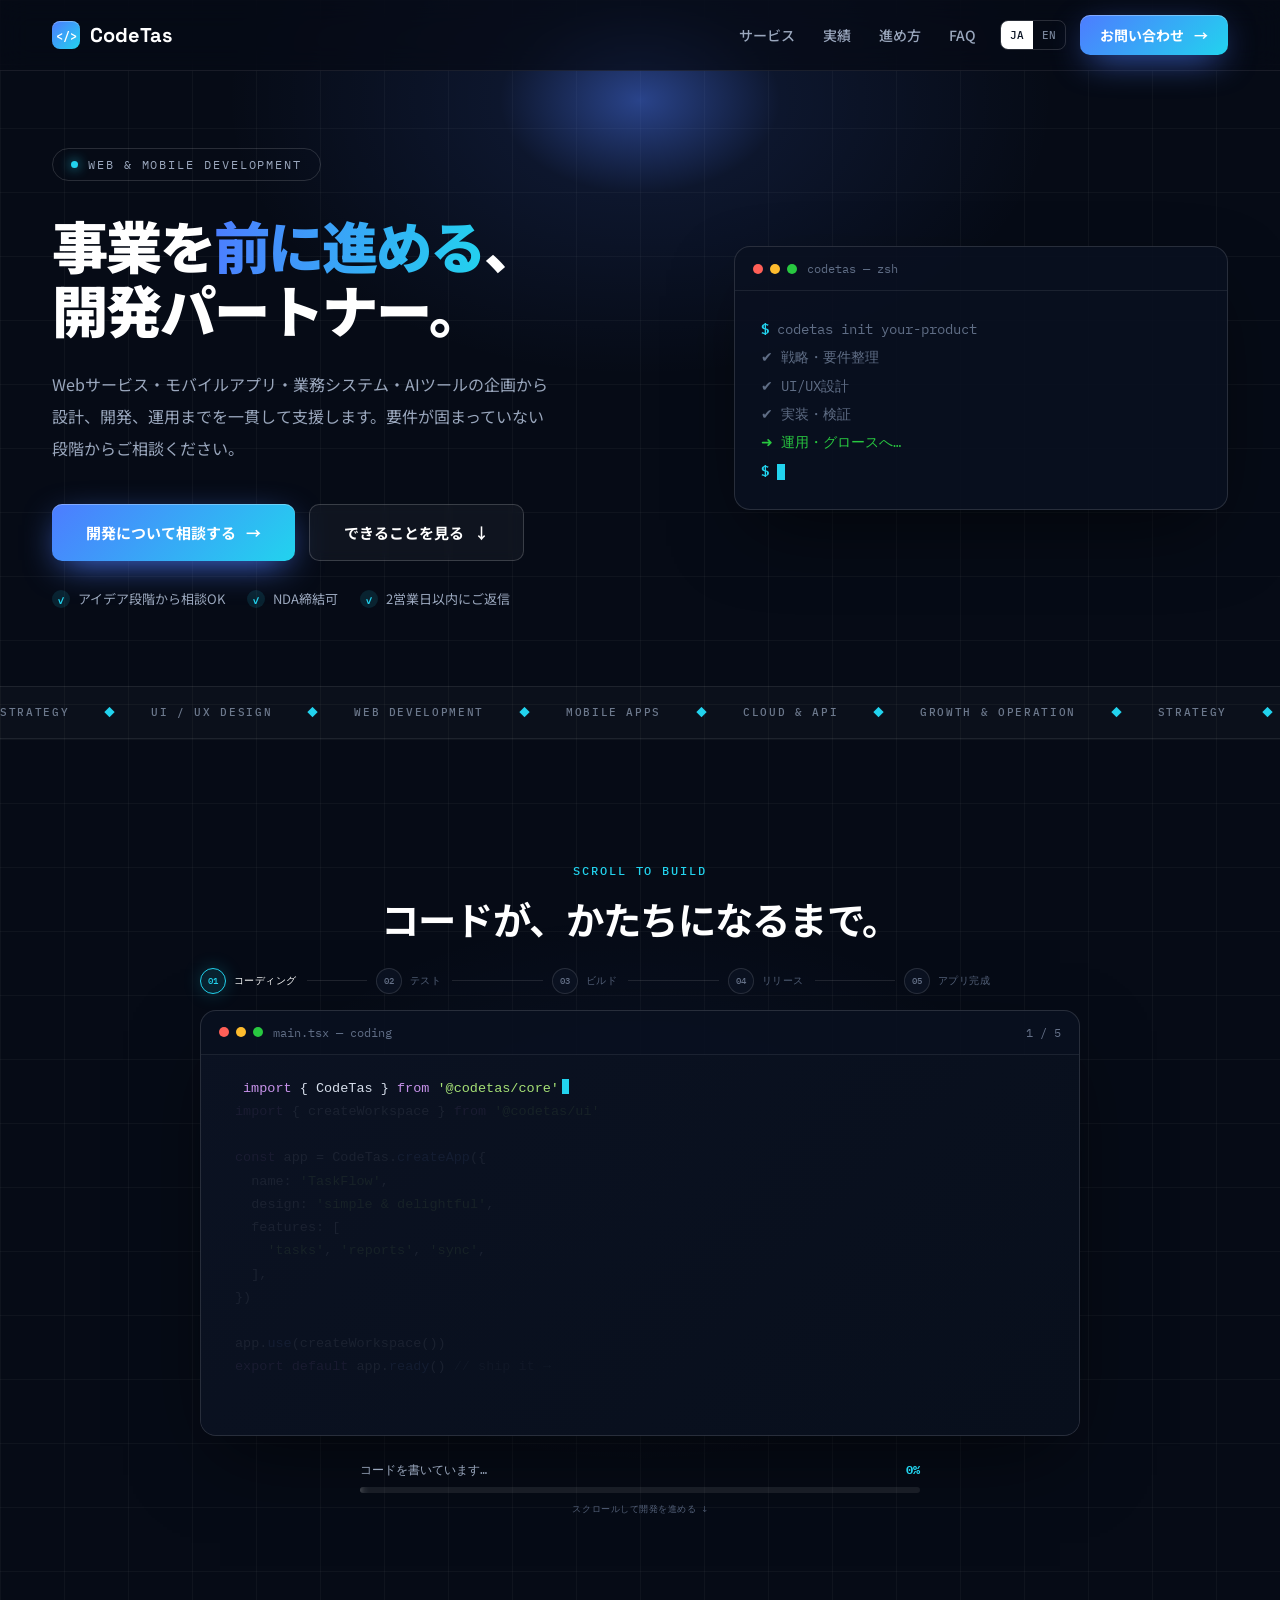
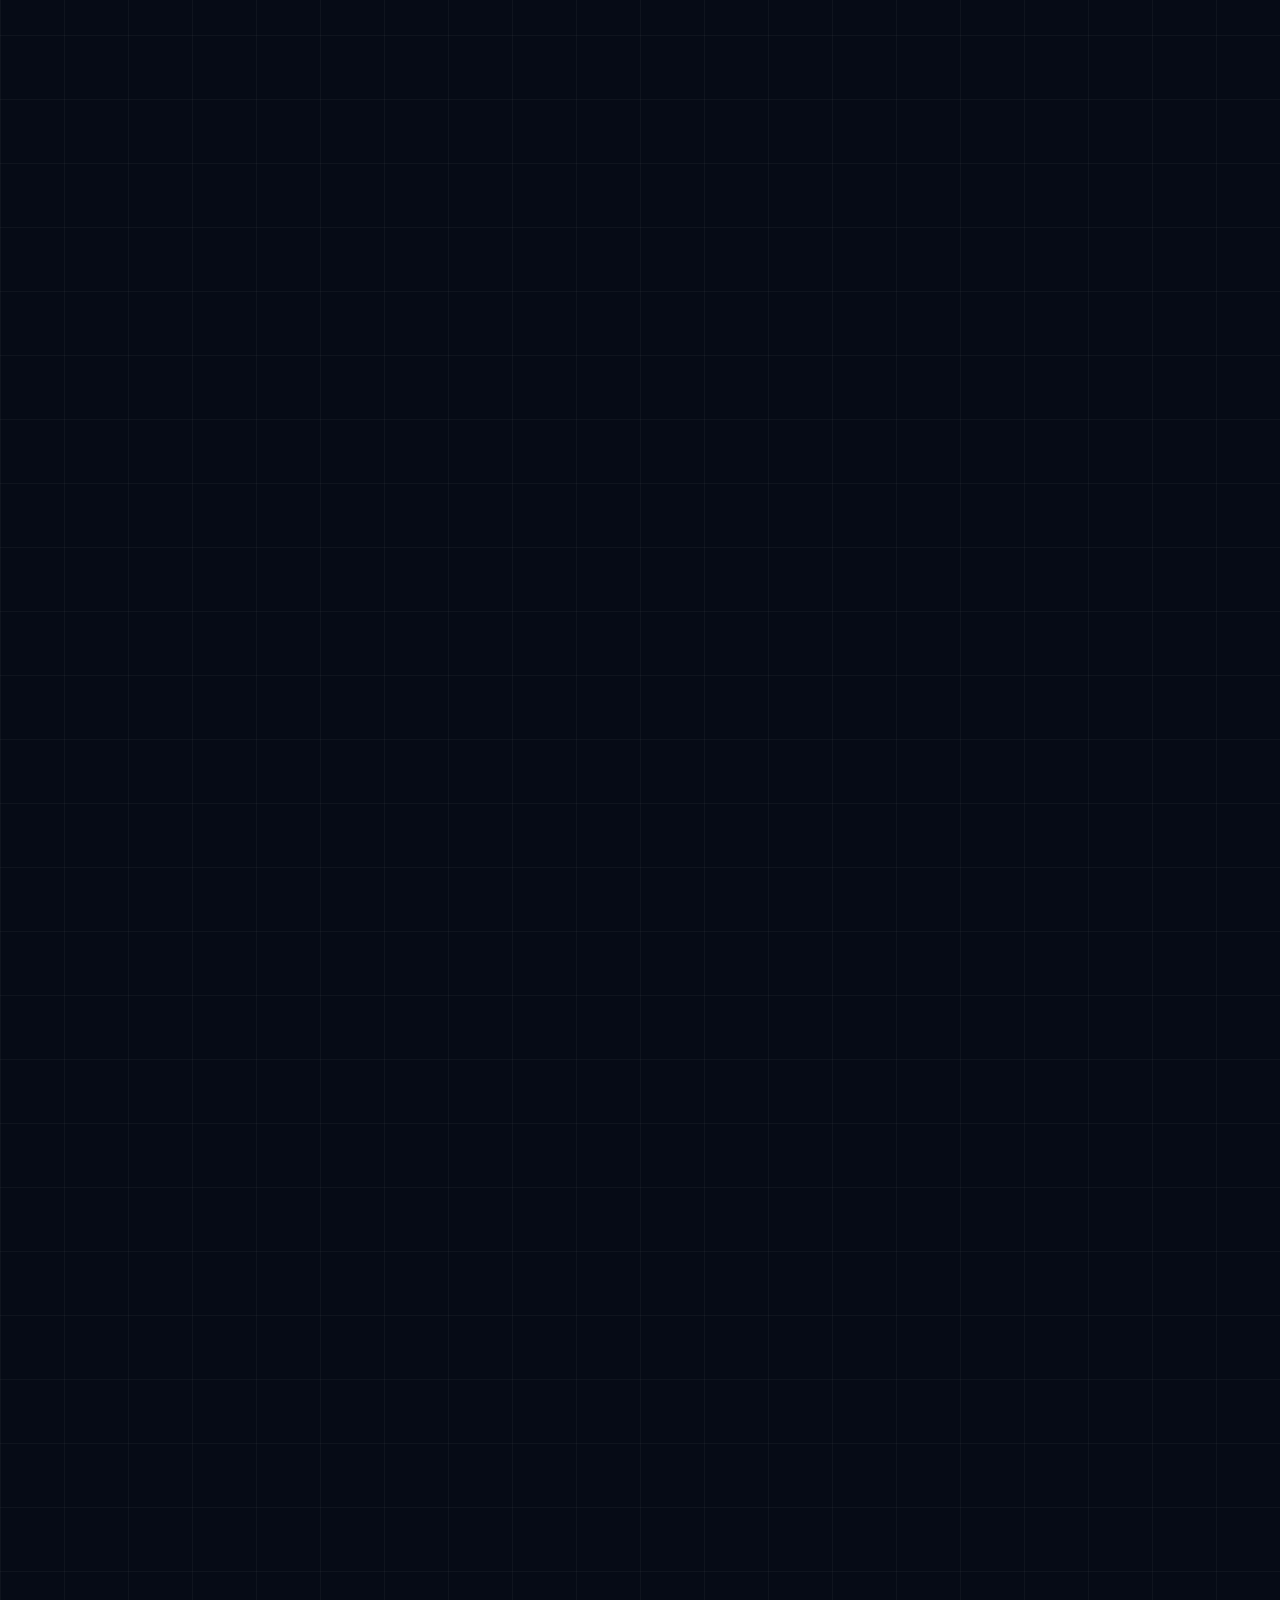
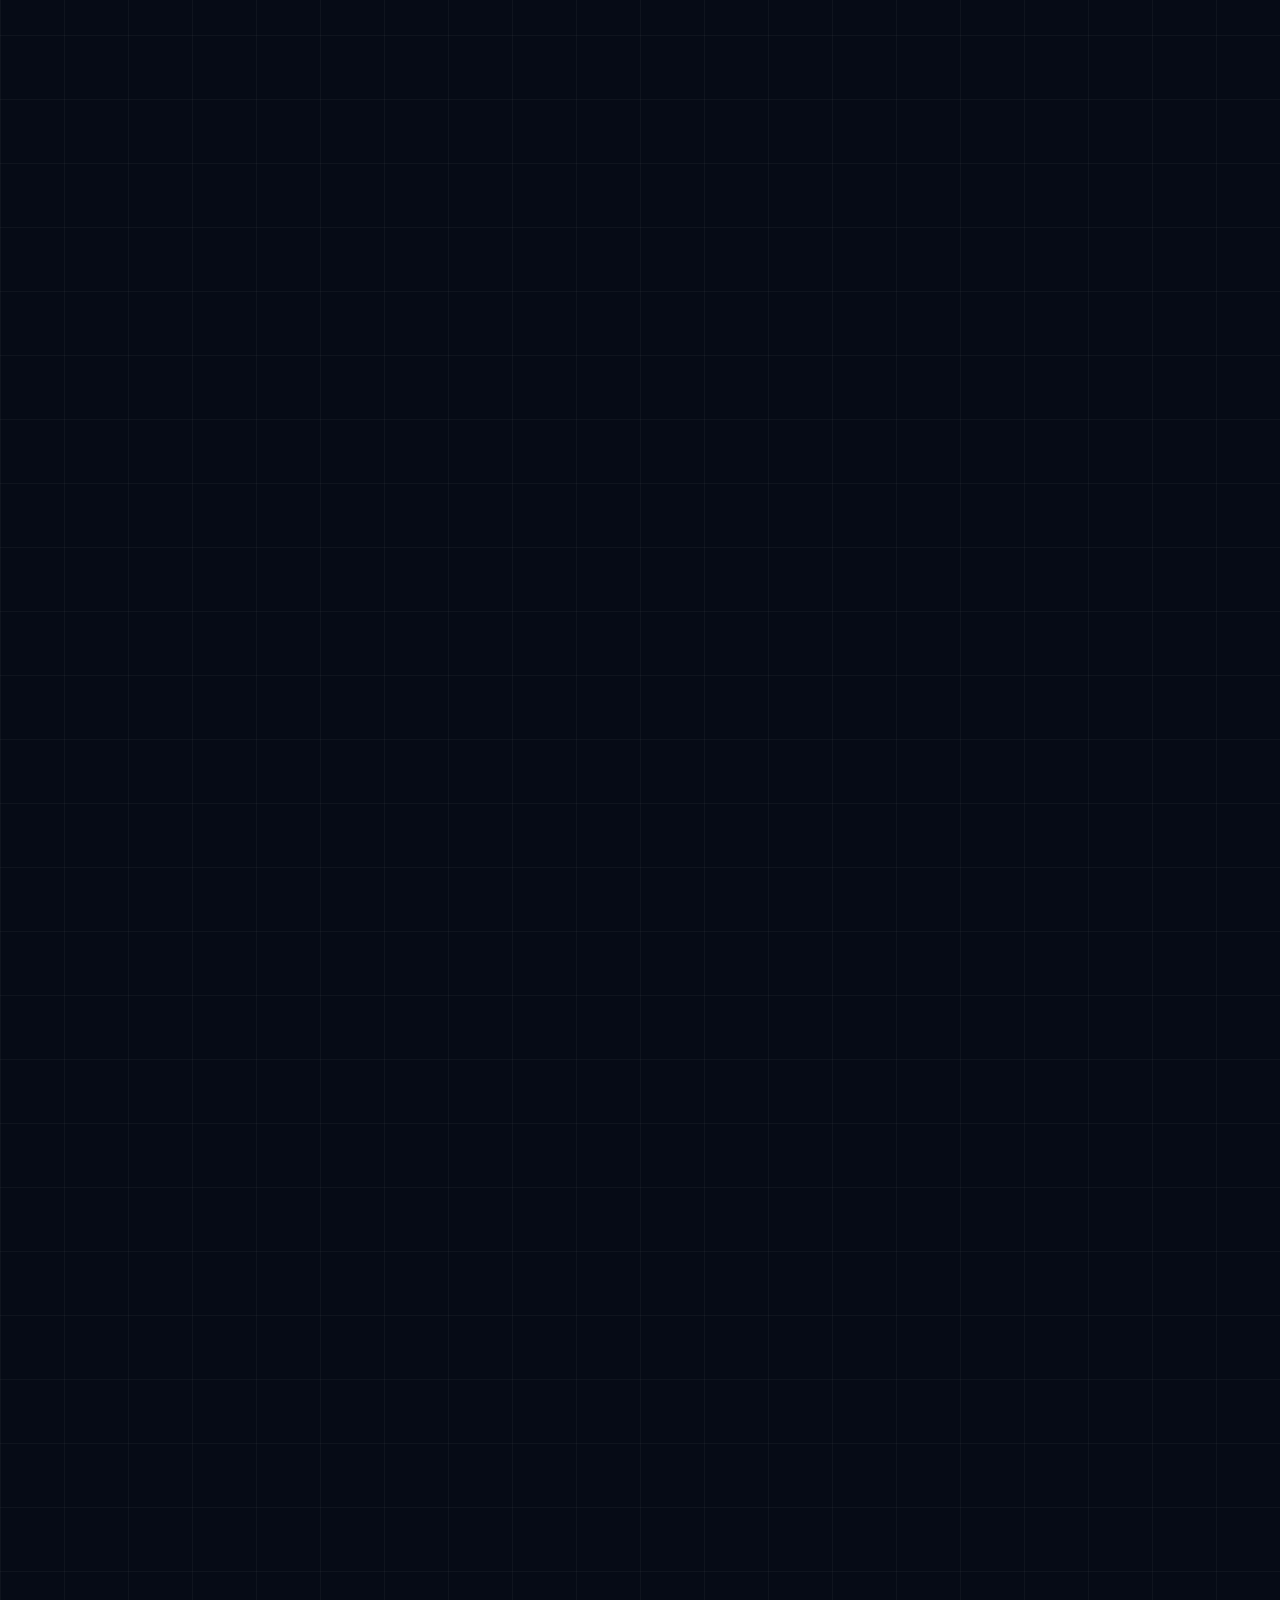
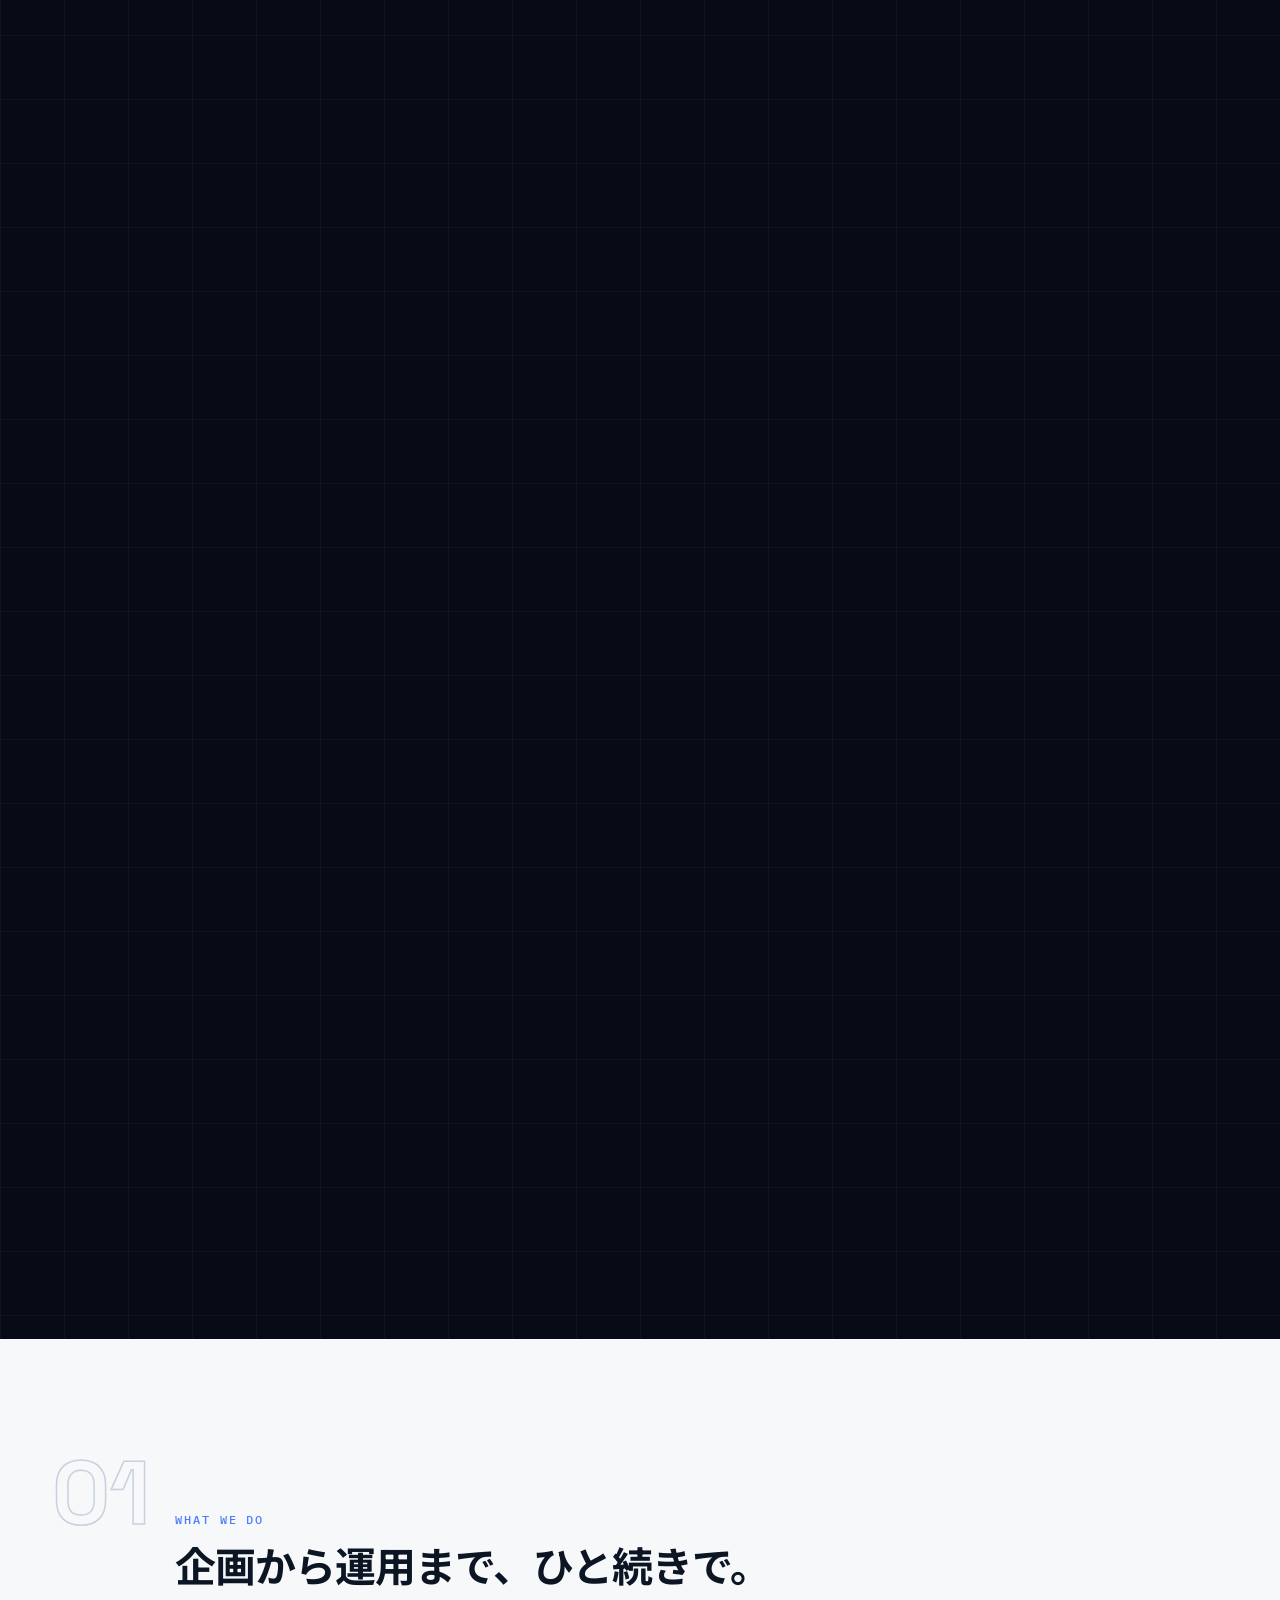
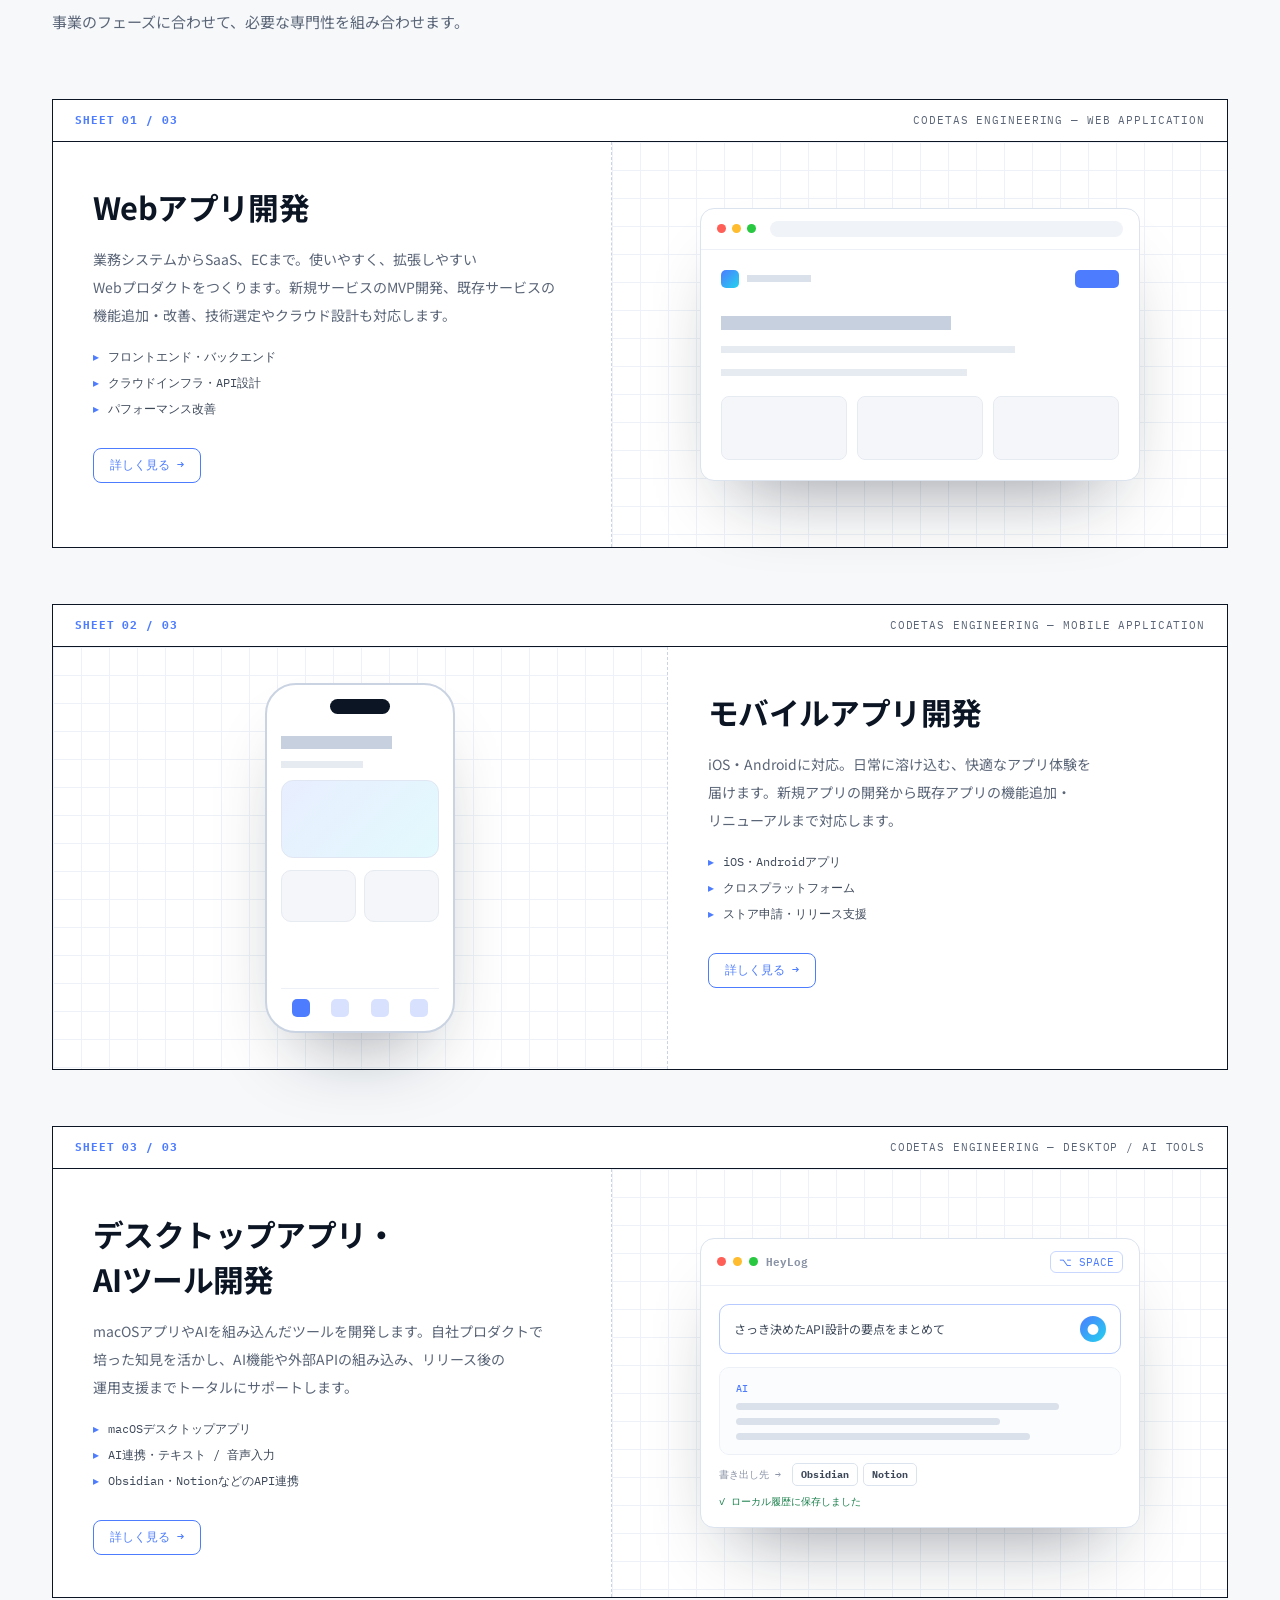
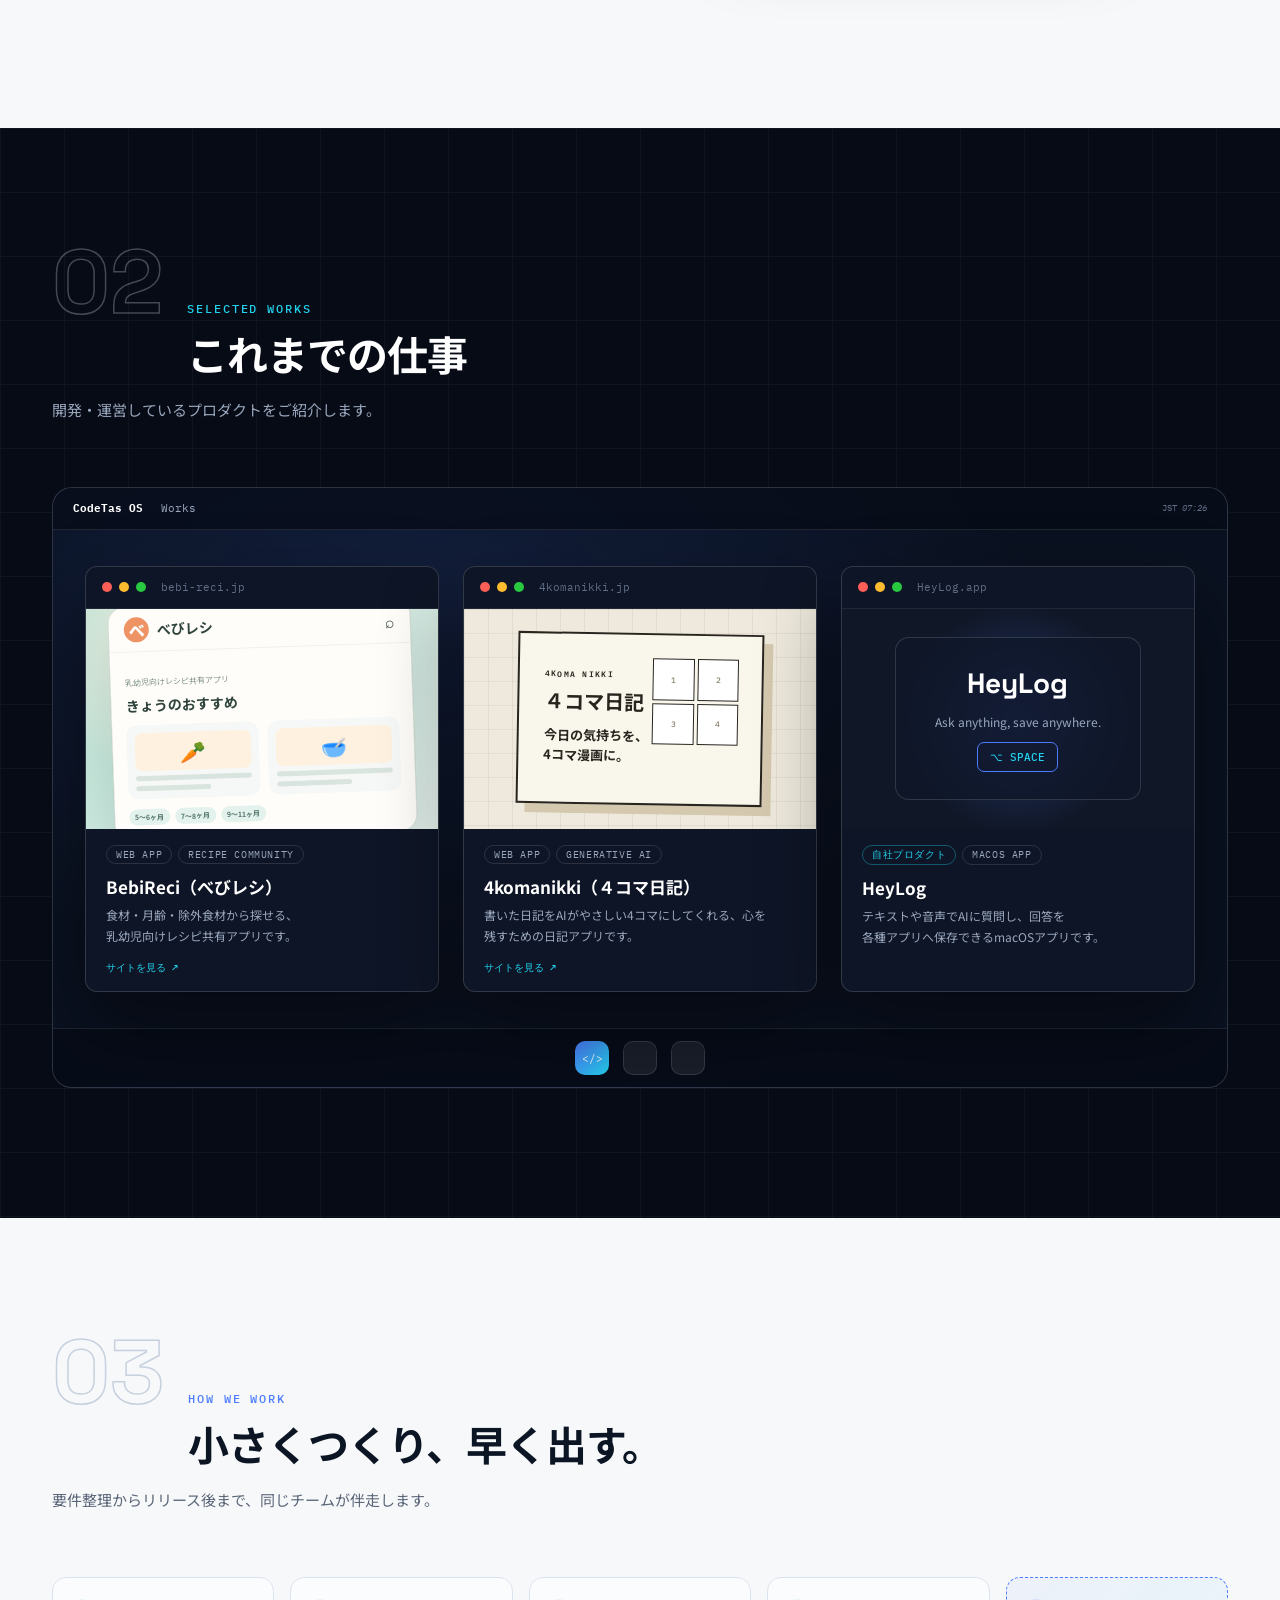
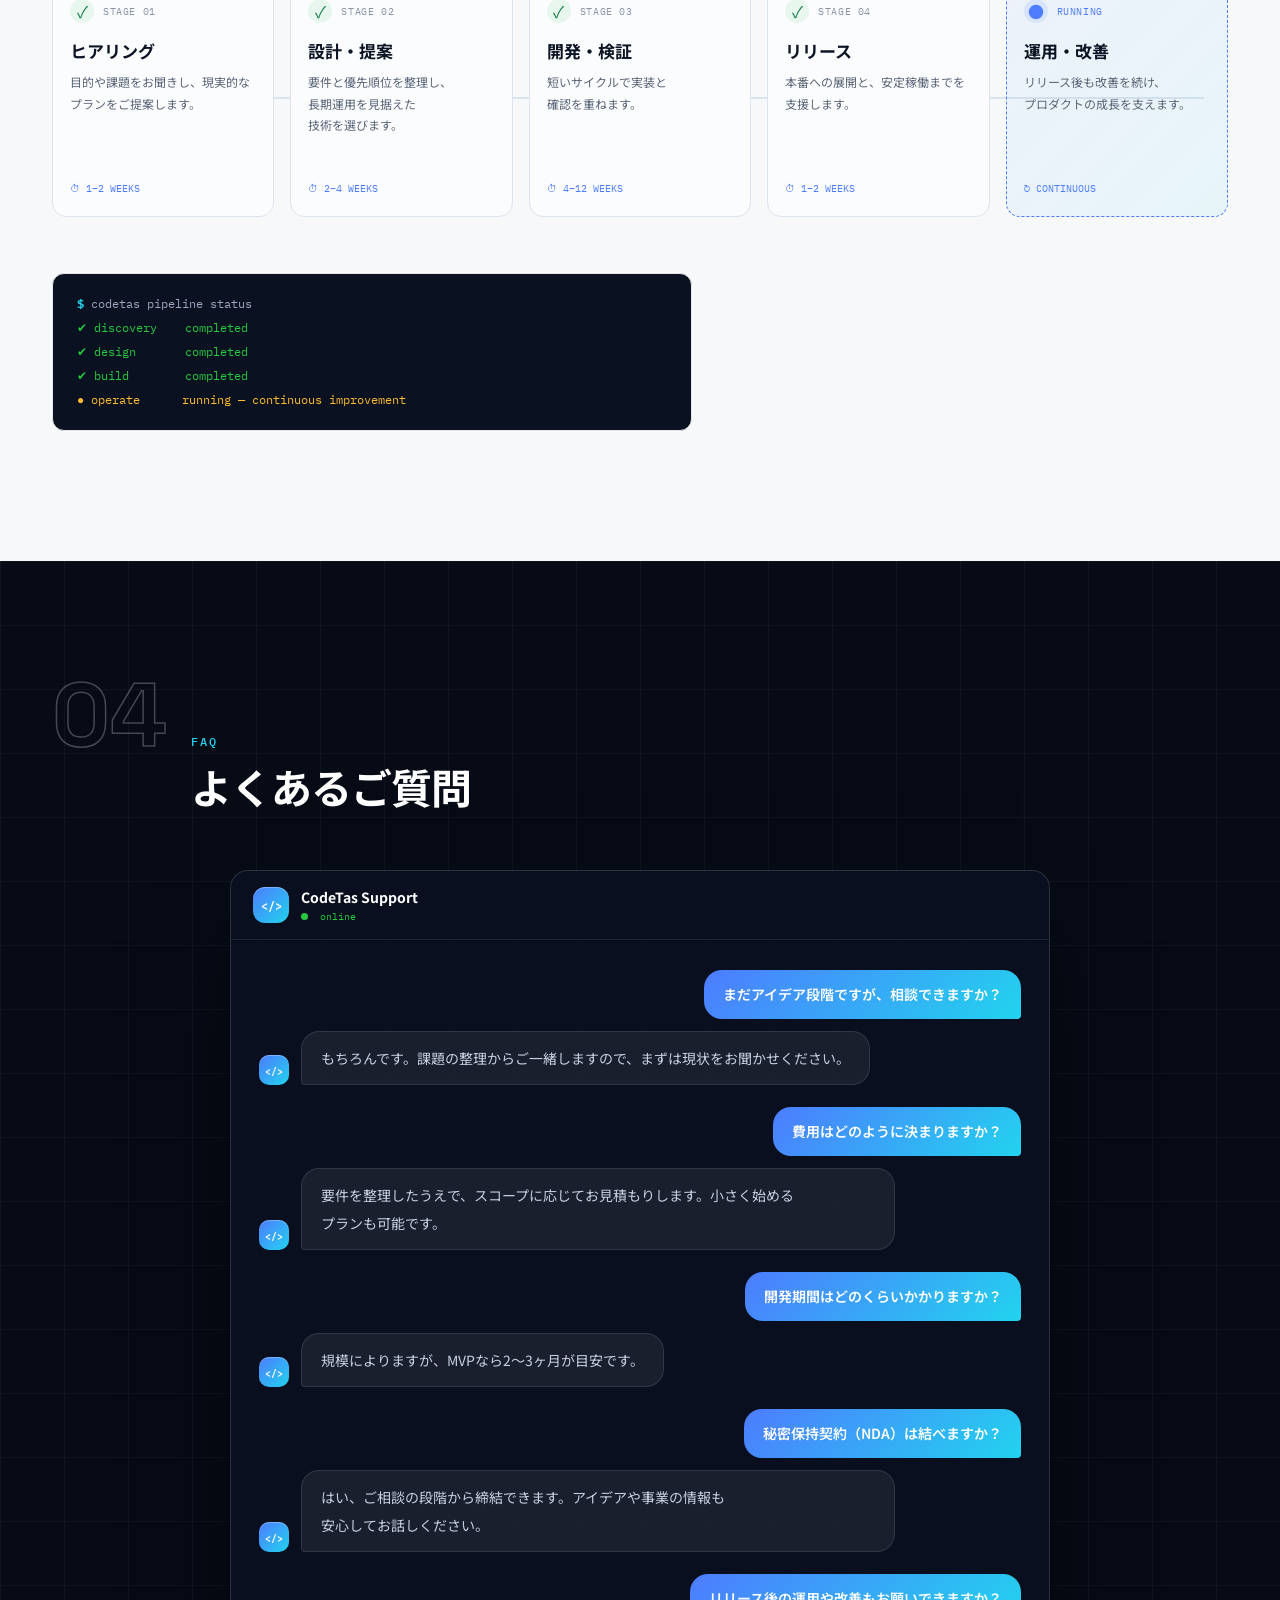
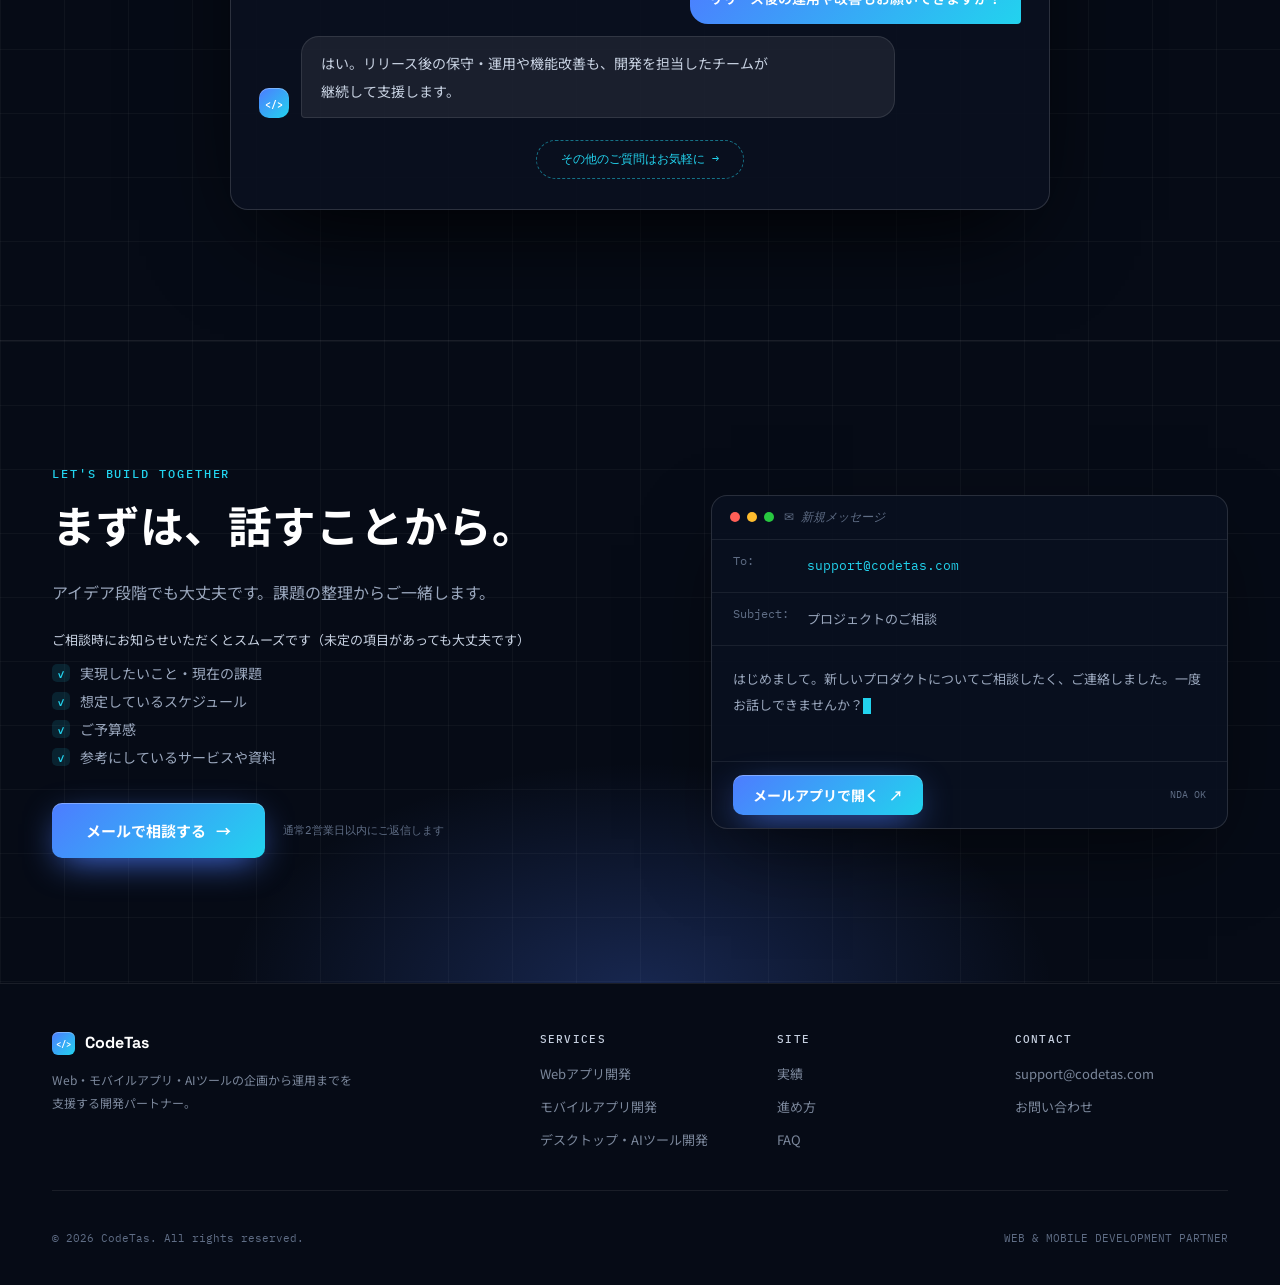
<file: index.html>
<!doctype html>
<html lang="ja">
  <head>
    <!-- Google tag (gtag.js) -->
    <script async src="https://www.googletagmanager.com/gtag/js?id=G-29S2N31R45"></script>
    <script>
      window.dataLayer = window.dataLayer || [];
      function gtag(){dataLayer.push(arguments);}
      gtag('js', new Date());

      gtag('config', 'G-29S2N31R45');
    </script>
    <meta charset="UTF-8" />
    <meta name="viewport" content="width=device-width, initial-scale=1.0" />
    <title>CodeTas｜Web・モバイルアプリ・AIツール開発</title>
    <meta name="description" content="CodeTasは、Webサービス・モバイルアプリ・業務システム・AIツールの企画、設計、開発、運用を支援する開発パートナーです。アイデアや要件が固まっていない段階からご相談いただけます。" />
    <link rel="canonical" href="https://www.codetas.com/" />
    <meta name="theme-color" content="#060b16" />

    <!-- OGP -->
    <meta property="og:title" content="CodeTas｜Web・モバイルアプリ・AIツール開発" />
    <meta property="og:description" content="CodeTasは、Webサービス・モバイルアプリ・業務システム・AIツールの企画、設計、開発、運用を支援する開発パートナーです。" />
    <meta property="og:url" content="https://www.codetas.com/" />
    <meta property="og:image" content="https://www.codetas.com/ogp.png" />
    <meta property="og:type" content="website" />
    <meta property="og:site_name" content="CodeTas" />
    <meta property="og:locale" content="ja_JP" />

    <!-- Twitter Card -->
    <meta name="twitter:card" content="summary_large_image" />
    <meta name="twitter:title" content="CodeTas｜Web・モバイルアプリ・AIツール開発" />
    <meta name="twitter:description" content="CodeTasは、Webサービス・モバイルアプリ・業務システム・AIツールの企画、設計、開発、運用を支援する開発パートナーです。" />
    <meta name="twitter:image" content="https://www.codetas.com/ogp.png" />

    <link rel="icon" href="favicon.svg" type="image/svg+xml" />
    <link rel="preconnect" href="https://fonts.googleapis.com" />
    <link rel="preconnect" href="https://fonts.gstatic.com" crossorigin />
    <link href="https://fonts.googleapis.com/css2?family=IBM+Plex+Mono:wght@400;500;600&amp;family=Noto+Sans+JP:wght@400;500;700;900&amp;family=Space+Grotesk:wght@500;700&amp;display=swap" rel="stylesheet" />
    <link rel="stylesheet" href="styles.css?v=20261005b" />
    <script src="script.js?v=20261005b" defer></script>

    <!-- JSON-LD: Organization -->
    <script type="application/ld+json">
    {
      "@context": "https://schema.org",
      "@type": "Organization",
      "name": "CodeTas",
      "url": "https://www.codetas.com/",
      "logo": "https://www.codetas.com/favicon.svg",
      "contactPoint": {
        "@type": "ContactPoint",
        "email": "support@codetas.com",
        "contactType": "customer support"
      }
    }
    </script>

    <!-- JSON-LD: WebSite -->
    <script type="application/ld+json">
    {
      "@context": "https://schema.org",
      "@type": "WebSite",
      "name": "CodeTas",
      "url": "https://www.codetas.com/"
    }
    </script>

    <!-- JSON-LD: FAQPage -->
    <script type="application/ld+json">
    {
      "@context": "https://schema.org",
      "@type": "FAQPage",
      "mainEntity": [
        {
          "@type": "Question",
          "name": "まだアイデア段階ですが、相談できますか？",
          "acceptedAnswer": {
            "@type": "Answer",
            "text": "もちろんです。課題の整理からご一緒しますので、まずは現状をお聞かせください。"
          }
        },
        {
          "@type": "Question",
          "name": "費用はどのように決まりますか？",
          "acceptedAnswer": {
            "@type": "Answer",
            "text": "要件を整理したうえで、スコープに応じてお見積もりします。小さく始めるプランも可能です。"
          }
        },
        {
          "@type": "Question",
          "name": "開発期間はどのくらいかかりますか？",
          "acceptedAnswer": {
            "@type": "Answer",
            "text": "規模によりますが、MVPなら2〜3ヶ月が目安です。"
          }
        },
        {
          "@type": "Question",
          "name": "秘密保持契約（NDA）は結べますか？",
          "acceptedAnswer": {
            "@type": "Answer",
            "text": "はい、ご相談の段階から締結できます。アイデアや事業の情報も安心してお話しください。"
          }
        },
        {
          "@type": "Question",
          "name": "リリース後の運用や改善もお願いできますか？",
          "acceptedAnswer": {
            "@type": "Answer",
            "text": "はい。リリース後の保守・運用や機能改善も、開発を担当したチームが継続して支援します。"
          }
        }
      ]
    }
    </script>
  </head>
  <body>
    <a href="#top" class="skip-link" data-i18n="skipLink">メインコンテンツへスキップ</a>
    <header class="site-header" data-header>
      <div class="container nav-inner">
        <a class="brand" href="#top" aria-label="CodeTas ホーム"><span class="brand-mark">&lt;/&gt;</span><span>CodeTas</span></a>
        <nav class="desktop-nav" aria-label="メインナビゲーション">
          <a href="#services" data-i18n="navServices">サービス</a><a href="#works" data-i18n="navWorks">実績</a><a href="#process" data-i18n="navProcess">進め方</a><a href="#faq">FAQ</a>
        </nav>
        <div class="nav-actions">
          <div class="lang-switch" aria-label="言語選択"><button class="is-active" type="button" data-lang="ja">JA</button><button type="button" data-lang="en">EN</button></div>
          <a class="button button--small" href="#contact"><span data-i18n="navContact">お問い合わせ</span><span>→</span></a>
        </div>
        <button class="menu-button" type="button" aria-label="メニューを開く" aria-expanded="false" data-menu-button><span></span><span></span></button>
      </div>
      <nav class="mobile-nav" data-mobile-nav aria-label="モバイルナビゲーション">
        <a href="#services" data-i18n="navServices">サービス</a><a href="#works" data-i18n="navWorks">実績</a><a href="#process" data-i18n="navProcess">進め方</a><a href="#faq">FAQ</a><a href="#contact" data-i18n="navContact">お問い合わせ</a>
        <div class="lang-switch"><button class="is-active" type="button" data-lang="ja">JA</button><button type="button" data-lang="en">EN</button></div>
      </nav>
    </header>

    <main id="top" tabindex="-1">
      <section class="hero grid-dark">
        <div class="hero-glow"></div>
        <div class="container hero-grid">
          <div class="hero-copy reveal">
            <p class="pill-label"><i></i> WEB &amp; MOBILE DEVELOPMENT</p>
            <h1><span class="h1-row"><span data-i18n="heroT1">事業を</span><em data-i18n="heroT2">前に進める</em><span data-i18n="heroT3">、</span></span><span class="h1-row" data-i18n="heroT4">開発パートナー。</span></h1>
            <p class="hero-lead" data-i18n="heroSub">Webサービス・モバイルアプリ・業務システム・AIツールの企画から設計、開発、運用までを一貫して支援します。要件が固まっていない段階からご相談ください。</p>
            <div class="hero-actions"><a class="button button--large" href="#contact"><span data-i18n="heroCta1">開発について相談する</span><span>→</span></a><a class="button button--outline button--large" href="#services"><span data-i18n="heroCta2">できることを見る</span><span>↓</span></a></div>
            <ul class="hero-points"><li data-i18n="heroPoint1">アイデア段階から相談OK</li><li data-i18n="heroPoint2">NDA締結可</li><li data-i18n="heroPoint3">2営業日以内にご返信</li></ul>
          </div>
          <div class="terminal reveal reveal--delay" aria-label="CodeTas terminal">
            <div class="window-bar"><span class="traffic"><i></i><i></i><i></i></span><span>codetas — zsh</span></div>
            <div class="terminal-body"><p><b>$</b> codetas init your-product</p><p>✔ <span data-i18n="term1">戦略・要件整理</span></p><p>✔ <span data-i18n="term2">UI/UX設計</span></p><p>✔ <span data-i18n="term3">実装・検証</span></p><p class="success">➜ <span data-i18n="term4">運用・グロースへ…</span></p><p><b>$</b> <i class="cursor"></i></p></div>
          </div>
        </div>
        <div class="marquee"><div>STRATEGY <i>◆</i> UI / UX DESIGN <i>◆</i> WEB DEVELOPMENT <i>◆</i> MOBILE APPS <i>◆</i> CLOUD &amp; API <i>◆</i> GROWTH &amp; OPERATION <i>◆</i> STRATEGY <i>◆</i> UI / UX DESIGN <i>◆</i> WEB DEVELOPMENT <i>◆</i> MOBILE APPS <i>◆</i></div></div>
      </section>

      <section class="build-story grid-dark" data-build>
        <div class="build-sticky">
          <div class="build-glow"></div>
          <div class="container build-inner">
            <div class="center-heading"><p>SCROLL TO BUILD</p><h2 data-i18n="buildTitle"><span class="phrase">コードが、</span><span class="phrase">かたちになるまで。</span></h2></div>
            <ol class="build-steps" aria-label="開発工程">
              <li class="is-active" data-build-step><i>01</i><span data-i18n="buildStep1">コーディング</span><b></b></li>
              <li data-build-step><i>02</i><span data-i18n="buildStep2">テスト</span><b></b></li>
              <li data-build-step><i>03</i><span data-i18n="buildStep3">ビルド</span><b></b></li>
              <li data-build-step><i>04</i><span data-i18n="buildStep4">リリース</span><b></b></li>
              <li data-build-step><i>05</i><span data-i18n="buildStep5">アプリ完成</span></li>
            </ol>
            <div class="build-window">
              <div class="window-bar"><span class="traffic"><i></i><i></i><i></i></span><span data-build-title>main.tsx — coding</span><em data-build-count>1 / 5</em><b data-live>● LIVE</b></div>
              <div class="build-stage">
                <pre class="build-panel code-layer is-current" data-build-panel aria-hidden="true"><code><span class="code-line"><span class="kw">import</span> { CodeTas } <span class="kw">from</span> <span class="str">'@codetas/core'</span></span>
<span class="code-line"><span class="kw">import</span> { createWorkspace } <span class="kw">from</span> <span class="str">'@codetas/ui'</span></span>
<span class="code-line"> </span>
<span class="code-line"><span class="kw">const</span> app = CodeTas.<span class="fn">createApp</span>({</span>
<span class="code-line">  name: <span class="str">'TaskFlow'</span>,</span>
<span class="code-line">  design: <span class="str">'simple &amp; delightful'</span>,</span>
<span class="code-line">  features: [</span>
<span class="code-line">    <span class="str">'tasks'</span>, <span class="str">'reports'</span>, <span class="str">'sync'</span>,</span>
<span class="code-line">  ],</span>
<span class="code-line">})</span>
<span class="code-line"> </span>
<span class="code-line">app.<span class="fn">use</span>(createWorkspace())</span>
<span class="code-line"><span class="kw">export default</span> app.<span class="fn">ready</span>() <span class="comment">// ship it →</span></span></code></pre>

                <div class="build-panel test-panel" data-build-panel>
                  <div class="panel-head"><span>TEST RUNNER</span><b><i></i><span>CHECKING QUALITY</span></b></div>
                  <div class="test-summary"><strong><span data-test-total>0</span><small>TESTS PASSED</small></strong><i data-test-gauge><b data-test-percent>0%</b></i></div>
                  <div class="test-list"><p data-test-item><i>✓</i><span>Authentication flow</span></p><p data-test-item><i>✓</i><span>Task creation &amp; sync</span></p><p data-test-item><i>✓</i><span>Responsive UI</span></p><p data-test-item><i>✓</i><span>Accessibility</span></p></div>
                </div>

                <div class="build-panel bundle-panel" data-build-panel>
                  <div class="panel-head"><span>PRODUCTION BUILD</span><b><i></i><span>OPTIMIZING ASSETS</span></b></div>
                  <div class="bundle-main"><div class="bundle-cube" data-bundle-cube><i></i><i></i><i></i><b>APP</b></div><div class="bundle-files"><p><span>index.html</span><i><em data-bundle-file style="--size:34%"></em></i></p><p><span>app.js</span><i><em data-bundle-file style="--size:82%"></em></i></p><p><span>styles.css</span><i><em data-bundle-file style="--size:48%"></em></i></p><p><span>assets</span><i><em data-bundle-file style="--size:100%"></em></i></p></div></div>
                  <div class="bundle-result" data-bundle-result>✓ <span>PRODUCTION BUNDLE READY</span></div>
                </div>

                <div class="build-panel release-panel" data-build-panel>
                  <div class="release-orbit" data-release-orbit><i></i><i></i><i></i><div>↑</div></div>
                  <p>DEPLOYMENT</p><h3>SHIP IT TO THE WORLD.</h3>
                  <div class="release-route"><span data-release-node><i>✓</i> Git</span><b data-release-line></b><span data-release-node><i>✓</i> Cloud</span><b data-release-line></b><span data-release-node><i>✓</i> Edge</span></div>
                  <small data-release-live><i></i><span>PRODUCTION IS LIVE</span></small>
                </div>

                <div class="build-panel app-preview" data-build-panel>
                  <div class="app-nav"><i>✓</i><b>TaskFlow</b><span></span><small data-i18n="appNav">今日　 プロジェクト　 レポート</small><button data-i18n="appCta">+ 新規タスク</button></div>
                  <div class="app-main"><div class="tasks"><b data-i18n="appListTitle">今日のタスク</b><p class="done"><i>✓</i><span data-i18n="appTask1">トップページのデザイン確認</span><em>DESIGN</em></p><p class="done"><i>✓</i><span data-i18n="appTask2">ログイン機能の実装</span><em>DEV</em></p><p><i></i><span data-i18n="appTask3">リリースノートを書く</span><em>TODAY</em></p></div><div class="stat"><small data-i18n="appStatTitle">今日の進捗</small><strong>82<em>%</em></strong><i><b></b></i><small data-i18n="appStatDone">18/22 タスク完了</small></div></div>
                  <div class="project-row"><p><b>Web Renewal</b><i><span style="width:80%"></span></i><small>80%</small></p><p><b>Mobile App</b><i><span style="width:45%"></span></i><small>45%</small></p><p><b>Marketing</b><i><span style="width:60%"></span></i><small>60%</small></p></div>
                  <div class="sync">● <span data-i18n="appSync">同期済み</span><b>18/22 tasks · 3 projects</b></div>
                </div>
              </div>
            </div>
            <div class="build-progress"><p><span data-build-status>コードを書いています…</span><b data-build-percent>0%</b></p><i><span data-build-bar></span></i><small data-i18n="buildScrollHint">スクロールして開発を進める ↓</small></div>
          </div>
        </div>
      </section>

      <section class="light-section" id="services">
        <div class="container section-pad">
          <div class="section-title reveal"><span>01</span><div><p>WHAT WE DO</p><h2 data-i18n="servicesTitle"><span class="phrase">企画から</span><span class="phrase">運用まで、</span><span class="phrase">ひと続きで。</span></h2></div></div>
          <p class="section-lead reveal" data-i18n="servicesSub">事業のフェーズに合わせて、必要な専門性を組み合わせます。</p>
          <div class="blueprints">
            <article class="blueprint reveal"><header><b>SHEET 01 / 03</b><span>CODETAS ENGINEERING — WEB APPLICATION</span></header><div class="blueprint-grid"><div class="blueprint-copy"><h3 data-i18n="svc1Title">Webアプリ開発</h3><p data-i18n="svc1Desc">業務システムからSaaS、ECまで。使いやすく、拡張しやすいWebプロダクトをつくります。新規サービスのMVP開発、既存サービスの機能追加・改善、技術選定やクラウド設計も対応します。</p><ul><li data-i18n="svc1I1">フロントエンド・バックエンド</li><li data-i18n="svc1I2">クラウドインフラ・API設計</li><li data-i18n="svc1I3">パフォーマンス改善</li></ul><a href="services/web-development.html" class="blueprint-detail-link" data-i18n="serviceDetail">詳しく見る →</a></div><div class="drawing drawing-web"><div class="browser-mock"><header><i></i><i></i><i></i><span></span></header><main><nav><i></i><b></b><span></span><em></em></nav><h4></h4><p></p><p></p><div><i></i><i></i><i></i></div></main></div></div></div></article>
            <article class="blueprint reveal"><header><b>SHEET 02 / 03</b><span>CODETAS ENGINEERING — MOBILE APPLICATION</span></header><div class="blueprint-grid blueprint-grid--reverse"><div class="drawing drawing-mobile"><div class="phone-mock"><i></i><h4></h4><p></p><b></b><div><span></span><span></span></div><nav><i></i><i></i><i></i><i></i></nav></div></div><div class="blueprint-copy"><h3 data-i18n="svc2Title">モバイルアプリ開発</h3><p data-i18n="svc2Desc">iOS・Androidに対応。日常に溶け込む、快適なアプリ体験を届けます。新規アプリの開発から既存アプリの機能追加・リニューアルまで対応します。</p><ul><li data-i18n="svc2I1">iOS・Androidアプリ</li><li data-i18n="svc2I2">クロスプラットフォーム</li><li data-i18n="svc2I3">ストア申請・リリース支援</li></ul><a href="services/mobile-development.html" class="blueprint-detail-link" data-i18n="serviceDetail">詳しく見る →</a></div></div></article>
            <article class="blueprint reveal"><header><b>SHEET 03 / 03</b><span>CODETAS ENGINEERING — DESKTOP / AI TOOLS</span></header><div class="blueprint-grid"><div class="blueprint-copy"><h3 data-i18n="svc3Title"><span class="phrase">デスクトップアプリ・</span><span class="phrase">AIツール開発</span></h3><p data-i18n="svc3Desc">macOSアプリやAIを組み込んだツールを開発します。自社プロダクトで培った知見を活かし、AI機能や外部APIの組み込み、リリース後の運用支援までトータルにサポートします。</p><ul><li data-i18n="svc3I1">macOSデスクトップアプリ</li><li data-i18n="svc3I2">AI連携・テキスト / 音声入力</li><li data-i18n="svc3I3">Obsidian・NotionなどのAPI連携</li></ul><a href="services/ai-tools-development.html" class="blueprint-detail-link" data-i18n="serviceDetail">詳しく見る →</a></div><div class="drawing drawing-ai"><div class="ai-mock"><header><span class="traffic"><i></i><i></i><i></i></span><b>HeyLog</b><em>⌥ SPACE</em></header><main><div class="prompt"><span data-i18n="aiPrompt">さっき決めたAPI設計の要点をまとめて</span><i>●</i></div><div class="answer"><b>AI</b><i></i><i></i><i></i></div><p><span data-i18n="exportTo">書き出し先</span> → <b>Obsidian</b><b>Notion</b></p><small>✓ <span data-i18n="saved">ローカル履歴に保存しました</span></small></main></div></div></div></article>
          </div>
        </div>
      </section>

      <section class="works grid-dark" id="works">
        <div class="container section-pad">
          <div class="section-title section-title--dark reveal"><span>02</span><div><p>SELECTED WORKS</p><h2 data-i18n="worksTitle">これまでの仕事</h2></div></div>
          <p class="section-lead section-lead--dark reveal" data-i18n="worksSub">開発・運営しているプロダクトをご紹介します。</p>
          <div class="desktop-scene reveal"><header><b>CodeTas OS</b><span>Works</span><small>JST <i data-clock>10:24</i></small></header><div class="work-area">
            <article class="work-window work-window--one" tabindex="0"><header><span class="traffic"><i></i><i></i><i></i></span><small>bebi-reci.jp</small></header><div class="work-art work-art--bebireci"><div class="bebi-phone"><header><i>べ</i><b>べびレシ</b><span>⌕</span></header><main><small>乳幼児向けレシピ共有アプリ</small><h4>きょうのおすすめ</h4><div><article><i>🥕</i><span></span><span></span></article><article><i>🥣</i><span></span><span></span></article></div><p><b>5〜6ヶ月</b><b>7〜8ヶ月</b><b>9〜11ヶ月</b></p></main></div></div><footer><div class="work-tags"><span>WEB APP</span><span>RECIPE COMMUNITY</span></div><h3 data-i18n="work1Title">BebiReci（べびレシ）</h3><p data-i18n="work1Desc">食材・月齢・除外食材から探せる、乳幼児向けレシピ共有アプリです。</p><a class="work-link" href="https://bebi-reci.jp/" target="_blank" rel="noopener"><span data-i18n="visitSite">サイトを見る</span> ↗</a></footer></article>
            <article class="work-window work-window--two" tabindex="0"><header><span class="traffic"><i></i><i></i><i></i></span><small>4komanikki.jp</small></header><div class="work-art work-art--komanikki"><div class="koma-cover"><small>4KOMA NIKKI</small><b>４コマ日記</b><p>今日の気持ちを、<br />4コマ漫画に。</p><div><i>1</i><i>2</i><i>3</i><i>4</i></div></div></div><footer><div class="work-tags"><span>WEB APP</span><span>GENERATIVE AI</span></div><h3 data-i18n="work2Title">4komanikki（４コマ日記）</h3><p data-i18n="work2Desc">書いた日記をAIがやさしい4コマにしてくれる、心を残すための日記アプリです。</p><a class="work-link" href="https://4komanikki.jp/" target="_blank" rel="noopener"><span data-i18n="visitSite">サイトを見る</span> ↗</a></footer></article>
            <article class="work-window work-window--three" tabindex="0"><header><span class="traffic"><i></i><i></i><i></i></span><small>HeyLog.app</small></header><div class="work-art work-art--heylog"><div><b>HeyLog</b><p>Ask anything, save anywhere.</p><span>⌥ SPACE</span></div></div><footer><div class="work-tags"><span class="is-own" data-i18n="ownProduct">自社プロダクト</span><span>MACOS APP</span></div><h3 data-i18n="work3Title">HeyLog</h3><p data-i18n="work3Desc">テキストや音声でAIに質問し、回答を各種アプリへ保存できるmacOSアプリです。</p></footer></article>
          </div><footer class="dock"><i>&lt;/&gt;</i><i></i><i></i></footer></div>
        </div>
      </section>

      <section class="light-section" id="process"><div class="container section-pad"><div class="section-title reveal"><span>03</span><div><p>HOW WE WORK</p><h2 data-i18n="processTitle"><span class="phrase">小さくつくり、</span><span class="phrase">早く出す。</span></h2></div></div><p class="section-lead reveal" data-i18n="processSub">要件整理からリリース後まで、同じチームが伴走します。</p><div class="pipeline reveal">
        <article><header><i>✓</i><span>STAGE 01</span></header><h3 data-i18n="step1Title">ヒアリング</h3><p data-i18n="step1Desc">目的や課題をお聞きし、現実的なプランをご提案します。</p><small>⏱ 1–2 WEEKS</small></article><article><header><i>✓</i><span>STAGE 02</span></header><h3 data-i18n="step2Title">設計・提案</h3><p data-i18n="step2Desc">要件と優先順位を整理し、長期運用を見据えた技術を選びます。</p><small>⏱ 2–4 WEEKS</small></article><article><header><i>✓</i><span>STAGE 03</span></header><h3 data-i18n="step3Title">開発・検証</h3><p data-i18n="step3Desc">短いサイクルで実装と確認を重ねます。</p><small>⏱ 4–12 WEEKS</small></article><article><header><i>✓</i><span>STAGE 04</span></header><h3 data-i18n="step4Title">リリース</h3><p data-i18n="step4Desc">本番への展開と、安定稼働までを支援します。</p><small>⏱ 1–2 WEEKS</small></article><article class="is-running"><header><i>●</i><span>RUNNING</span></header><h3 data-i18n="step5Title">運用・改善</h3><p data-i18n="step5Desc">リリース後も改善を続け、プロダクトの成長を支えます。</p><small>↻ CONTINUOUS</small></article>
      </div><div class="pipeline-terminal reveal"><p><b>$</b> codetas pipeline status</p><p>✔ discovery&nbsp;&nbsp;&nbsp; completed</p><p>✔ design&nbsp;&nbsp;&nbsp;&nbsp;&nbsp;&nbsp; completed</p><p>✔ build&nbsp;&nbsp;&nbsp;&nbsp;&nbsp;&nbsp;&nbsp; completed</p><p>● operate&nbsp;&nbsp;&nbsp;&nbsp;&nbsp; running — continuous improvement</p></div></div></section>

      <section class="faq grid-dark" id="faq"><div class="container section-pad"><div class="section-title section-title--dark reveal"><span>04</span><div><p>FAQ</p><h2 data-i18n="faqTitle">よくあるご質問</h2></div></div><div class="chat reveal"><header><span class="brand-mark">&lt;/&gt;</span><div><b>CodeTas Support</b><small><i></i> online</small></div></header><div class="messages">
        <div class="conversation"><p class="question" data-i18n="faq1Q">まだアイデア段階ですが、相談できますか？</p><div class="answer"><span class="brand-mark">&lt;/&gt;</span><p data-i18n="faq1A">もちろんです。課題の整理からご一緒しますので、まずは現状をお聞かせください。</p></div></div><div class="conversation"><p class="question" data-i18n="faq2Q">費用はどのように決まりますか？</p><div class="answer"><span class="brand-mark">&lt;/&gt;</span><p data-i18n="faq2A">要件を整理したうえで、スコープに応じてお見積もりします。小さく始めるプランも可能です。</p></div></div><div class="conversation"><p class="question" data-i18n="faq3Q">開発期間はどのくらいかかりますか？</p><div class="answer"><span class="brand-mark">&lt;/&gt;</span><p data-i18n="faq3A">規模によりますが、MVPなら2〜3ヶ月が目安です。</p></div></div><div class="conversation"><p class="question" data-i18n="faq4Q">秘密保持契約（NDA）は結べますか？</p><div class="answer"><span class="brand-mark">&lt;/&gt;</span><p data-i18n="faq4A">はい、ご相談の段階から締結できます。アイデアや事業の情報も安心してお話しください。</p></div></div><div class="conversation"><p class="question" data-i18n="faq5Q">リリース後の運用や改善もお願いできますか？</p><div class="answer"><span class="brand-mark">&lt;/&gt;</span><p data-i18n="faq5A">はい。リリース後の保守・運用や機能改善も、開発を担当したチームが継続して支援します。</p></div></div><a href="#contact"><span data-i18n="faqMore">その他のご質問はお気軽に</span> →</a>
      </div></div></div></section>

      <section class="contact grid-dark" id="contact"><div class="contact-glow"></div><div class="container contact-grid"><div class="reveal"><p class="kicker">LET'S BUILD TOGETHER</p><h2 data-i18n="contactTitle"><span class="phrase">まずは、</span><span class="phrase">話すことから。</span></h2><p data-i18n="contactSub">アイデア段階でも大丈夫です。課題の整理からご一緒します。</p><div class="contact-prep"><p class="contact-prep-title" data-i18n="prepTitle">ご相談時にお知らせいただくとスムーズです（未定の項目があっても大丈夫です）</p><ul><li data-i18n="prep1">実現したいこと・現在の課題</li><li data-i18n="prep2">想定しているスケジュール</li><li data-i18n="prep3">ご予算感</li><li data-i18n="prep4">参考にしているサービスや資料</li></ul></div><div class="contact-action"><a class="button button--large" href="mailto:support@codetas.com"><span data-i18n="contactCta">メールで相談する</span><span>→</span></a><small data-i18n="contactNote">通常2営業日以内にご返信します</small></div></div><div class="mail-window reveal reveal--delay"><div class="window-bar"><span class="traffic"><i></i><i></i><i></i></span><span>✉ <i data-i18n="newMessage">新規メッセージ</i></span></div><p><b>To:</b><a href="mailto:support@codetas.com">support@codetas.com</a></p><p><b>Subject:</b><span data-i18n="mailSubject">プロジェクトのご相談</span></p><div><span data-i18n="mailBody">はじめまして。新しいプロダクトについてご相談したく、ご連絡しました。一度お話しできませんか？</span><i class="cursor"></i></div><footer><a class="button button--small" href="mailto:support@codetas.com?subject=プロジェクトのご相談"><span data-i18n="send">メールアプリで開く</span> <span aria-hidden="true">↗</span></a><small>NDA OK</small></footer></div></div></section>
    </main>
    <footer class="site-footer">
      <div class="container footer-main">
        <div class="footer-brand"><a class="brand" href="#top" aria-label="CodeTas ホーム"><span class="brand-mark">&lt;/&gt;</span><span>CodeTas</span></a><p data-i18n="footerDesc">Web・モバイルアプリ・AIツールの企画から運用までを支援する開発パートナー。</p></div>
        <nav class="footer-nav" aria-label="フッターナビゲーション">
          <div><p class="footer-heading">SERVICES</p><ul><li><a href="services/web-development.html" data-i18n="footerSvc1">Webアプリ開発</a></li><li><a href="services/mobile-development.html" data-i18n="footerSvc2">モバイルアプリ開発</a></li><li><a href="services/ai-tools-development.html" data-i18n="footerSvc3">デスクトップ・AIツール開発</a></li></ul></div>
          <div><p class="footer-heading">SITE</p><ul><li><a href="#works" data-i18n="navWorks">実績</a></li><li><a href="#process" data-i18n="navProcess">進め方</a></li><li><a href="#faq">FAQ</a></li></ul></div>
          <div><p class="footer-heading">CONTACT</p><ul><li><a href="mailto:support@codetas.com">support@codetas.com</a></li><li><a href="#contact" data-i18n="navContact">お問い合わせ</a></li></ul></div>
        </nav>
      </div>
      <div class="container"><p>© <span data-year></span> CodeTas. All rights reserved.</p><p>WEB &amp; MOBILE DEVELOPMENT PARTNER</p></div>
    </footer>
  </body>
</html>
</file>
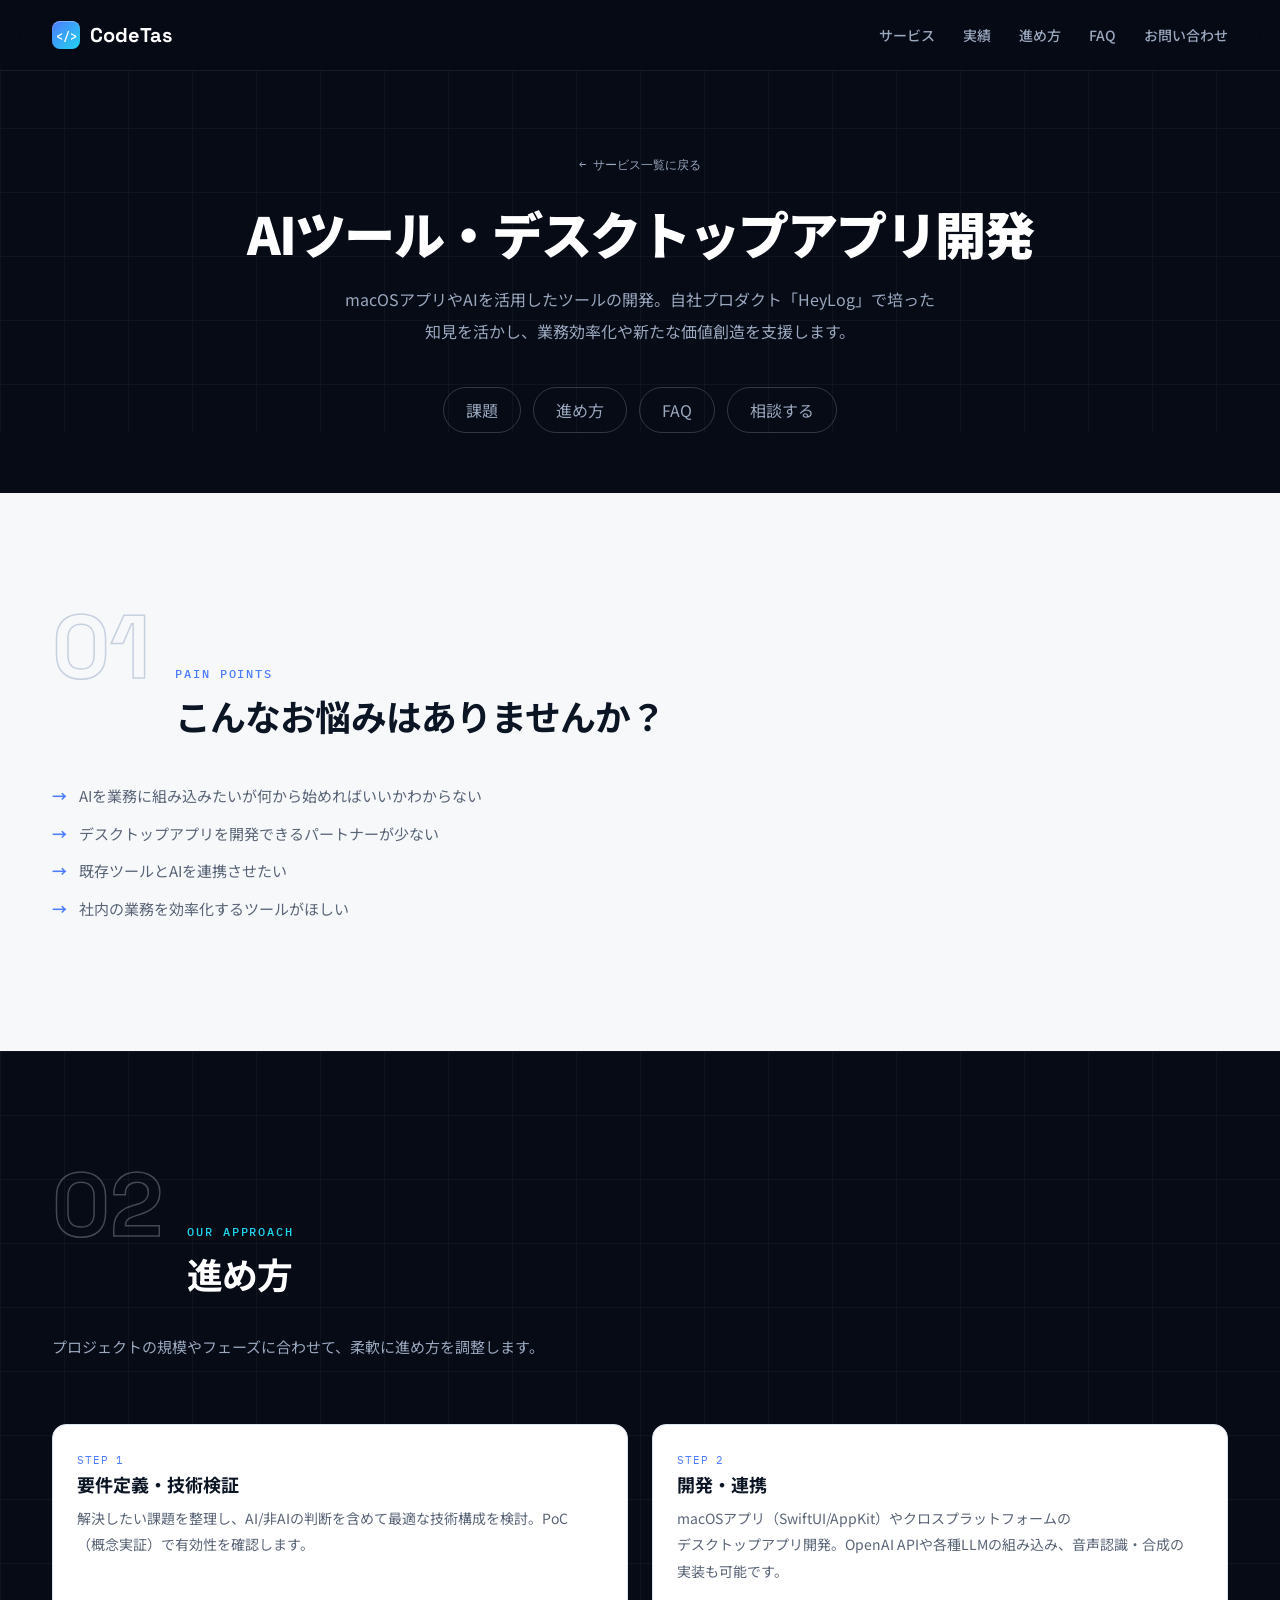
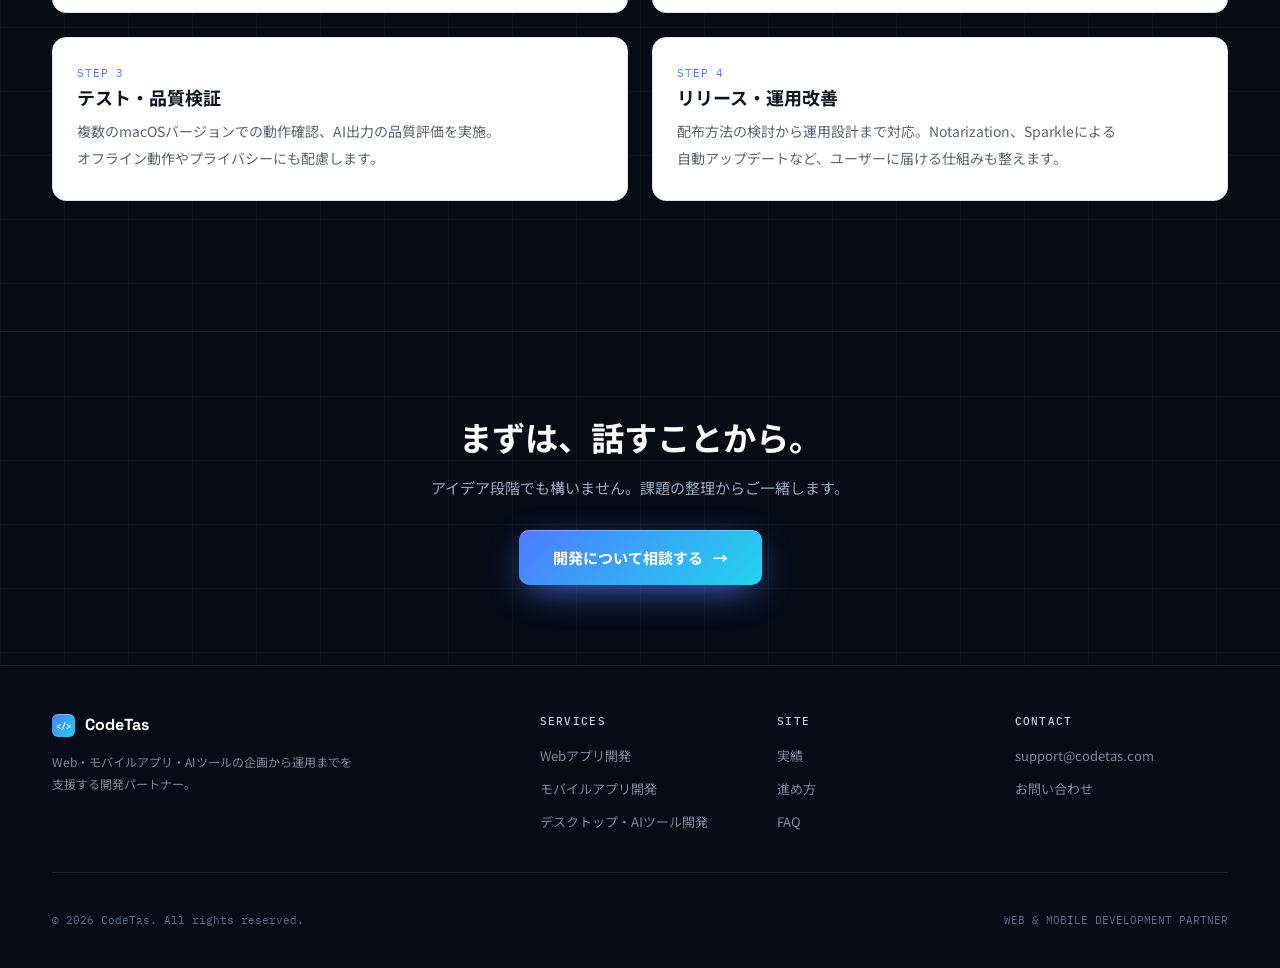
<file: services/ai-tools-development.html>
<!doctype html>
<html lang="ja">
<head>
  <!-- Google tag (gtag.js) -->
  <script async src="https://www.googletagmanager.com/gtag/js?id=G-29S2N31R45"></script>
  <script>
    window.dataLayer = window.dataLayer || [];
    function gtag(){dataLayer.push(arguments);}
    gtag('js', new Date());

    gtag('config', 'G-29S2N31R45');
  </script>
  <meta charset="UTF-8" />
  <meta name="viewport" content="width=device-width, initial-scale=1.0" />
  <title>AIツール・デスクトップアプリ開発 | CodeTas</title>
  <meta name="description" content="CodeTasのAIツール・デスクトップアプリ開発サービス。macOSアプリ開発、AI機能の組み込み・API連携、テキスト/音声入力を使ったツール開発、Obsidian・Notionなどの外部サービス連携に対応。自社プロダクトHeyLogでの実績あり。" />
  <meta name="keywords" content="AIツール開発・macOSアプリ開発・AI API連携・HeyLog・デスクトップアプリ" />
  <link rel="canonical" href="https://www.codetas.com/services/ai-tools-development.html" />
  <meta name="theme-color" content="#060b16" />
  <meta property="og:title" content="AIツール・デスクトップアプリ開発 | CodeTas" />
  <meta property="og:description" content="CodeTasのAIツール・デスクトップアプリ開発サービス。macOSアプリ開発、AI機能の組み込み・API連携、テキスト/音声入力を使ったツール開発、Obsidian・Notionなどの外部サービス連携に対応。自社プロダクトHeyLogでの実績あり。" />
  <meta property="og:url" content="https://www.codetas.com/services/ai-tools-development.html" />
  <meta property="og:image" content="https://www.codetas.com/ogp.png" />
  <meta property="og:type" content="website" />
  <meta property="og:site_name" content="CodeTas" />
  <meta property="og:locale" content="ja_JP" />
  <meta name="twitter:card" content="summary_large_image" />
  <meta name="twitter:title" content="AIツール・デスクトップアプリ開発 | CodeTas" />
  <meta name="twitter:description" content="CodeTasのAIツール・デスクトップアプリ開発サービス。macOSアプリ開発、AI機能の組み込み・API連携、テキスト/音声入力を使ったツール開発、Obsidian・Notionなどの外部サービス連携に対応。自社プロダクトHeyLogでの実績あり。" />
  <meta name="twitter:image" content="https://www.codetas.com/ogp.png" />
  <link rel="icon" href="../favicon.svg" type="image/svg+xml" />
  <link rel="preconnect" href="https://fonts.googleapis.com" />
  <link rel="preconnect" href="https://fonts.gstatic.com" crossorigin />
  <link href="https://fonts.googleapis.com/css2?family=IBM+Plex+Mono:wght@400;500;600&family=Noto+Sans+JP:wght@400;500;700;900&family=Space+Grotesk:wght@500;700&display=swap" rel="stylesheet" />
  <link rel="stylesheet" href="../styles.css?v=20261005b" />
  <style>
    .service-hero{padding-top:calc(70px + 80px);color:#fff;text-align:center}
    .service-hero h1{font-size:clamp(36px,4vw,56px);font-weight:900;letter-spacing:-.035em;margin:0 0 20px;line-height:1.15}
    .service-hero h1 em{background:linear-gradient(100deg,var(--blue),var(--cyan));background-clip:text;-webkit-background-clip:text;color:transparent;font-style:normal}
    .service-hero .lead{max-width:620px;margin:0 auto 40px;color:var(--dark-muted);font-size:16px;line-height:2}
    .service-nav{display:flex;justify-content:center;gap:12px;flex-wrap:wrap;margin-bottom:60px}
    .service-nav a{padding:10px 22px;border:1px solid rgba(255,255,255,.18);border-radius:999px;color:var(--dark-muted);font:500 13px;transition:.2s}
    .service-nav a:hover{border-color:var(--cyan);color:#fff}
    .service-detail .section-lead{max-width:680px}
    .pain-list{list-style:none;padding:0;margin:24px 0 0;display:flex;flex-direction:column;gap:12px}
    .pain-list li{display:flex;align-items:flex-start;gap:12px;color:var(--muted);font-size:15px;line-height:1.7}
    .pain-list li::before{content:"→";color:var(--blue);font-weight:700;flex-shrink:0}
    .approach-grid{display:grid;grid-template-columns:repeat(2,1fr);gap:24px;margin-top:40px}
    .approach-step{padding:28px 24px;border:1.5px solid var(--line);border-radius:14px;background:#fff}
    .approach-step h4{margin:0 0 8px;color:var(--ink);font-size:18px}
    .approach-step h4 small{display:block;color:var(--blue);font:400 11px var(--mono);letter-spacing:.08em;margin-bottom:4px}
    .approach-step p{margin:0;color:var(--muted);font-size:14px;line-height:1.9}
    @media(max-width:720px){.approach-grid{grid-template-columns:1fr}}
    /* スマホ幅では見出しを可変にする（36px 固定だと「デスクトップアプリ開発」が
       1行に収まらず「デスクトップアプリ / 開発」のように割れるため）。
       480px で 36px に収束し、それ以上の幅は上の clamp のまま変えない */
    @media(max-width:480px){.service-hero h1{font-size:clamp(26px,8.2vw,36px)}}
    .service-cta {text-align:center;padding-block:80px;border-top:1px solid rgba(255,255,255,.08)}
    .service-cta h2 {margin:0 0 16px;color:#fff;font-size:clamp(24px,2.6vw,36px)}
    .service-cta p {color:var(--dark-muted);margin:0 0 32px;font-size:15px}
    .service-section h2 {font-size:clamp(24px,2.8vw,36px);margin:0 0 20px;letter-spacing:-.025em}
    .back-link {display:inline-flex;align-items:center;gap:8px;color:var(--dark-muted);font:400 12px var(--mono);margin-bottom:30px}
    .back-link:hover{color:var(--cyan)}
  </style>
</head>
<body>
  <a href="#main" class="skip-link">メインコンテンツへスキップ</a>
  <header class="site-header" data-header>
    <div class="container nav-inner">
      <a class="brand" href="../" aria-label="CodeTas ホーム"><span class="brand-mark">&lt;/&gt;</span><span>CodeTas</span></a>
      <nav class="desktop-nav" aria-label="メインナビゲーション">
        <a href="../index.html#services">サービス</a>
        <a href="../index.html#works">実績</a>
        <a href="../index.html#process">進め方</a>
        <a href="../index.html#faq">FAQ</a>
        <a href="../index.html#contact">お問い合わせ</a>
      </nav>
      <button class="menu-button" type="button" aria-label="メニューを開く" aria-expanded="false" data-menu-button><span></span><span></span></button>
    </div>
    <nav class="mobile-nav" data-mobile-nav aria-label="モバイルナビゲーション">
      <a href="../index.html#services">サービス</a><a href="../index.html#works">実績</a><a href="../index.html#process">進め方</a><a href="../index.html#faq">FAQ</a><a href="../index.html#contact">お問い合わせ</a>
    </nav>
  </header>

  <main id="main" tabindex="-1">
    <section class="service-hero grid-dark">
      <div class="container">
        <a href="../index.html#services" class="back-link">← サービス一覧に戻る</a>
        <h1><span class="phrase">AIツール・</span><span class="phrase">デスクトップアプリ開発</span></h1>
        <p class="lead">macOSアプリやAIを活用したツールの開発。自社プロダクト「HeyLog」で培った知見を活かし、業務効率化や新たな価値創造を支援します。</p>
        <div class="service-nav">
          <a href="#pain">課題</a>
          <a href="#approach">進め方</a>
          <a href="../index.html#faq">FAQ</a>
          <a href="../index.html#contact">相談する</a>
        </div>
      </div>
    </section>

    <section id="pain" class="light-section section-pad">
      <div class="container service-section">
        <div class="section-title">
          <span>01</span>
          <div>
            <p>PAIN POINTS</p>
            <h2><span class="phrase">こんなお悩みは</span><span class="phrase">ありませんか？</span></h2>
          </div>
        </div>
        <ul class="pain-list">
          <li>AIを業務に組み込みたいが何から始めればいいかわからない</li>
          <li>デスクトップアプリを開発できるパートナーが少ない</li>
          <li>既存ツールとAIを連携させたい</li>
          <li>社内の業務を効率化するツールがほしい</li>
        </ul>
      </div>
    </section>

    <section id="approach" class="section-pad grid-dark" style="color:#fff">
      <div class="container service-section">
        <div class="section-title section-title--dark">
          <span>02</span>
          <div>
            <p style="color:var(--cyan)">OUR APPROACH</p>
            <h2>進め方</h2>
          </div>
        </div>
        <p class="section-lead section-lead--dark">プロジェクトの規模やフェーズに合わせて、柔軟に進め方を調整します。</p>
        <div class="approach-grid">
          <div class="approach-step"><h4><small>STEP 1</small>要件定義・技術検証</h4><p>解決したい課題を整理し、AI/非AIの判断を含めて最適な技術構成を検討。PoC（概念実証）で有効性を確認します。</p></div>
          <div class="approach-step"><h4><small>STEP 2</small>開発・連携</h4><p>macOSアプリ（SwiftUI/AppKit）やクロスプラットフォームのデスクトップアプリ開発。OpenAI APIや各種LLMの組み込み、音声認識・合成の実装も可能です。</p></div>
          <div class="approach-step"><h4><small>STEP 3</small>テスト・品質検証</h4><p>複数のmacOSバージョンでの動作確認、AI出力の品質評価を実施。オフライン動作やプライバシーにも配慮します。</p></div>
          <div class="approach-step"><h4><small>STEP 4</small>リリース・運用改善</h4><p>配布方法の検討から運用設計まで対応。Notarization、Sparkleによる自動アップデートなど、ユーザーに届ける仕組みも整えます。</p></div>
        </div>
      </div>
    </section>

    <section class="service-cta grid-dark">
      <div class="container">
        <h2><span class="phrase">まずは、</span><span class="phrase">話すことから。</span></h2>
        <p>アイデア段階でも構いません。課題の整理からご一緒します。</p>
        <a class="button button--large" href="../index.html#contact"><span>開発について相談する</span><span>→</span></a>
      </div>
    </section>
  </main>

  <footer class="site-footer">
    <div class="container footer-main">
      <div class="footer-brand"><a class="brand" href="../" aria-label="CodeTas ホーム"><span class="brand-mark">&lt;/&gt;</span><span>CodeTas</span></a><p>Web・モバイルアプリ・AIツールの企画から運用までを支援する開発パートナー。</p></div>
      <nav class="footer-nav" aria-label="フッターナビゲーション">
        <div><p class="footer-heading">SERVICES</p><ul><li><a href="web-development.html">Webアプリ開発</a></li><li><a href="mobile-development.html">モバイルアプリ開発</a></li><li><a href="ai-tools-development.html">デスクトップ・AIツール開発</a></li></ul></div>
        <div><p class="footer-heading">SITE</p><ul><li><a href="../index.html#works">実績</a></li><li><a href="../index.html#process">進め方</a></li><li><a href="../index.html#faq">FAQ</a></li></ul></div>
        <div><p class="footer-heading">CONTACT</p><ul><li><a href="mailto:support@codetas.com">support@codetas.com</a></li><li><a href="../index.html#contact">お問い合わせ</a></li></ul></div>
      </nav>
    </div>
    <div class="container"><p>© <span data-year></span> CodeTas. All rights reserved.</p><p>WEB &amp; MOBILE DEVELOPMENT PARTNER</p></div>
  </footer>
  <script>
    const menuButton = document.querySelector("[data-menu-button]");
    const mobileNav = document.querySelector("[data-mobile-nav]");
    const setMenu = (open) => {
      menuButton.setAttribute("aria-expanded", String(open));
      menuButton.setAttribute("aria-label", open ? "メニューを閉じる" : "メニューを開く");
      mobileNav.classList.toggle("is-open", open);
    };
    menuButton.addEventListener("click", () => setMenu(menuButton.getAttribute("aria-expanded") !== "true"));
    mobileNav.querySelectorAll("a").forEach((link) => link.addEventListener("click", () => setMenu(false)));
    document.querySelectorAll("[data-year]").forEach((el) => { el.textContent = new Date().getFullYear(); });
  </script>
</body>
</html>
</file>
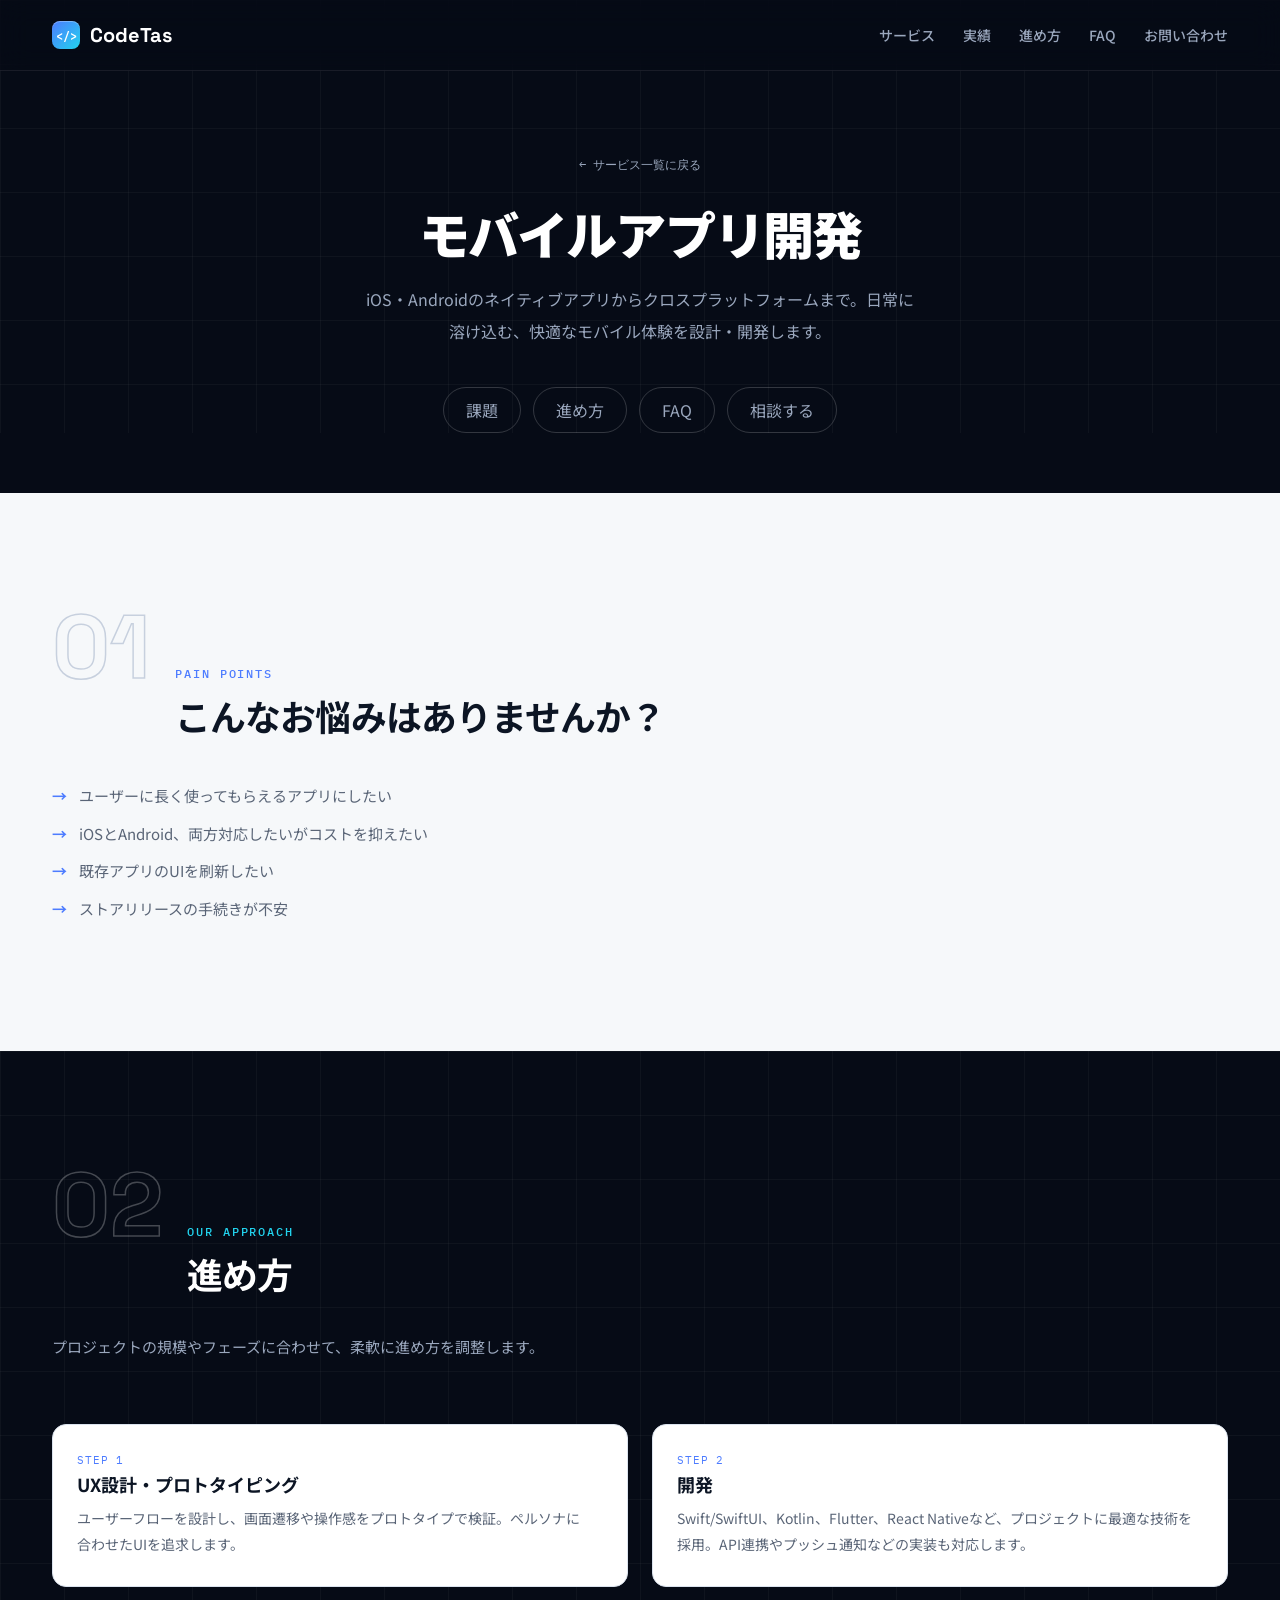
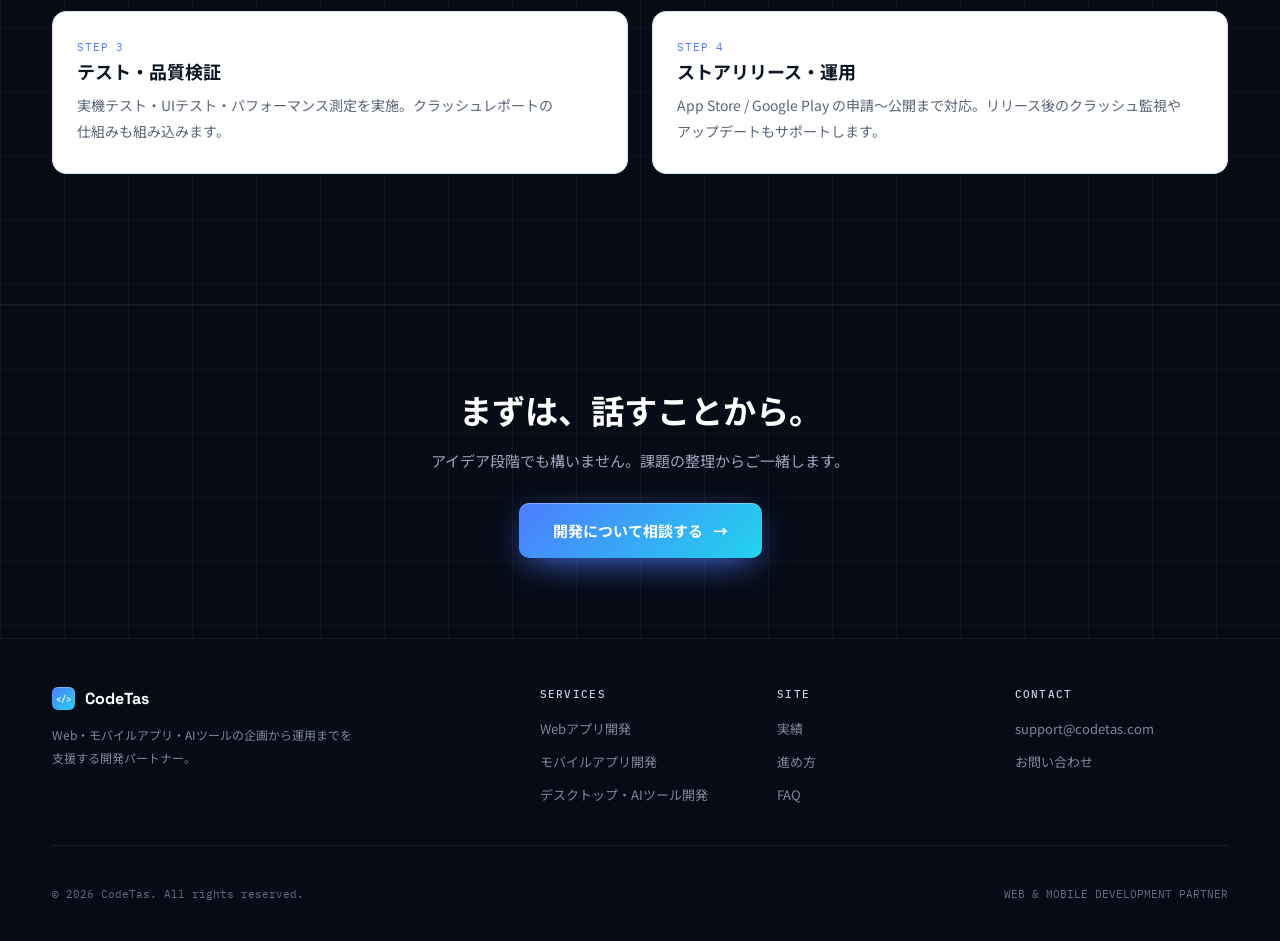
<file: services/mobile-development.html>
<!doctype html>
<html lang="ja">
<head>
  <!-- Google tag (gtag.js) -->
  <script async src="https://www.googletagmanager.com/gtag/js?id=G-29S2N31R45"></script>
  <script>
    window.dataLayer = window.dataLayer || [];
    function gtag(){dataLayer.push(arguments);}
    gtag('js', new Date());

    gtag('config', 'G-29S2N31R45');
  </script>
  <meta charset="UTF-8" />
  <meta name="viewport" content="width=device-width, initial-scale=1.0" />
  <title>モバイルアプリ開発 | CodeTas</title>
  <meta name="description" content="CodeTasのモバイルアプリ開発サービス。iOS/Androidネイティブアプリ、Flutter/React Nativeなどのクロスプラットフォーム開発、アプリのリニューアル・機能追加、ストア申請・リリースまでトータルサポート。" />
  <meta name="keywords" content="モバイルアプリ開発・iOSアプリ・Androidアプリ・Flutter・アプリリニューアル" />
  <link rel="canonical" href="https://www.codetas.com/services/mobile-development.html" />
  <meta name="theme-color" content="#060b16" />
  <meta property="og:title" content="モバイルアプリ開発 | CodeTas" />
  <meta property="og:description" content="CodeTasのモバイルアプリ開発サービス。iOS/Androidネイティブアプリ、Flutter/React Nativeなどのクロスプラットフォーム開発、アプリのリニューアル・機能追加、ストア申請・リリースまでトータルサポート。" />
  <meta property="og:url" content="https://www.codetas.com/services/mobile-development.html" />
  <meta property="og:image" content="https://www.codetas.com/ogp.png" />
  <meta property="og:type" content="website" />
  <meta property="og:site_name" content="CodeTas" />
  <meta property="og:locale" content="ja_JP" />
  <meta name="twitter:card" content="summary_large_image" />
  <meta name="twitter:title" content="モバイルアプリ開発 | CodeTas" />
  <meta name="twitter:description" content="CodeTasのモバイルアプリ開発サービス。iOS/Androidネイティブアプリ、Flutter/React Nativeなどのクロスプラットフォーム開発、アプリのリニューアル・機能追加、ストア申請・リリースまでトータルサポート。" />
  <meta name="twitter:image" content="https://www.codetas.com/ogp.png" />
  <link rel="icon" href="../favicon.svg" type="image/svg+xml" />
  <link rel="preconnect" href="https://fonts.googleapis.com" />
  <link rel="preconnect" href="https://fonts.gstatic.com" crossorigin />
  <link href="https://fonts.googleapis.com/css2?family=IBM+Plex+Mono:wght@400;500;600&family=Noto+Sans+JP:wght@400;500;700;900&family=Space+Grotesk:wght@500;700&display=swap" rel="stylesheet" />
  <link rel="stylesheet" href="../styles.css?v=20261005b" />
  <style>
    .service-hero{padding-top:calc(70px + 80px);color:#fff;text-align:center}
    .service-hero h1{font-size:clamp(36px,4vw,56px);font-weight:900;letter-spacing:-.035em;margin:0 0 20px;line-height:1.15}
    .service-hero h1 em{background:linear-gradient(100deg,var(--blue),var(--cyan));background-clip:text;-webkit-background-clip:text;color:transparent;font-style:normal}
    .service-hero .lead{max-width:620px;margin:0 auto 40px;color:var(--dark-muted);font-size:16px;line-height:2}
    .service-nav{display:flex;justify-content:center;gap:12px;flex-wrap:wrap;margin-bottom:60px}
    .service-nav a{padding:10px 22px;border:1px solid rgba(255,255,255,.18);border-radius:999px;color:var(--dark-muted);font:500 13px;transition:.2s}
    .service-nav a:hover{border-color:var(--cyan);color:#fff}
    .service-detail .section-lead{max-width:680px}
    .pain-list{list-style:none;padding:0;margin:24px 0 0;display:flex;flex-direction:column;gap:12px}
    .pain-list li{display:flex;align-items:flex-start;gap:12px;color:var(--muted);font-size:15px;line-height:1.7}
    .pain-list li::before{content:"→";color:var(--blue);font-weight:700;flex-shrink:0}
    .approach-grid{display:grid;grid-template-columns:repeat(2,1fr);gap:24px;margin-top:40px}
    .approach-step{padding:28px 24px;border:1.5px solid var(--line);border-radius:14px;background:#fff}
    .approach-step h4{margin:0 0 8px;color:var(--ink);font-size:18px}
    .approach-step h4 small{display:block;color:var(--blue);font:400 11px var(--mono);letter-spacing:.08em;margin-bottom:4px}
    .approach-step p{margin:0;color:var(--muted);font-size:14px;line-height:1.9}
    @media(max-width:720px){.approach-grid{grid-template-columns:1fr}}
    /* スマホ幅では見出しを可変にする（36px 固定だと「デスクトップアプリ開発」が
       1行に収まらず「デスクトップアプリ / 開発」のように割れるため）。
       480px で 36px に収束し、それ以上の幅は上の clamp のまま変えない */
    @media(max-width:480px){.service-hero h1{font-size:clamp(26px,8.2vw,36px)}}
    .service-cta {text-align:center;padding-block:80px;border-top:1px solid rgba(255,255,255,.08)}
    .service-cta h2 {margin:0 0 16px;color:#fff;font-size:clamp(24px,2.6vw,36px)}
    .service-cta p {color:var(--dark-muted);margin:0 0 32px;font-size:15px}
    .service-section h2 {font-size:clamp(24px,2.8vw,36px);margin:0 0 20px;letter-spacing:-.025em}
    .back-link {display:inline-flex;align-items:center;gap:8px;color:var(--dark-muted);font:400 12px var(--mono);margin-bottom:30px}
    .back-link:hover{color:var(--cyan)}
  </style>
</head>
<body>
  <a href="#main" class="skip-link">メインコンテンツへスキップ</a>
  <header class="site-header" data-header>
    <div class="container nav-inner">
      <a class="brand" href="../" aria-label="CodeTas ホーム"><span class="brand-mark">&lt;/&gt;</span><span>CodeTas</span></a>
      <nav class="desktop-nav" aria-label="メインナビゲーション">
        <a href="../index.html#services">サービス</a>
        <a href="../index.html#works">実績</a>
        <a href="../index.html#process">進め方</a>
        <a href="../index.html#faq">FAQ</a>
        <a href="../index.html#contact">お問い合わせ</a>
      </nav>
      <button class="menu-button" type="button" aria-label="メニューを開く" aria-expanded="false" data-menu-button><span></span><span></span></button>
    </div>
    <nav class="mobile-nav" data-mobile-nav aria-label="モバイルナビゲーション">
      <a href="../index.html#services">サービス</a><a href="../index.html#works">実績</a><a href="../index.html#process">進め方</a><a href="../index.html#faq">FAQ</a><a href="../index.html#contact">お問い合わせ</a>
    </nav>
  </header>

  <main id="main" tabindex="-1">
    <section class="service-hero grid-dark">
      <div class="container">
        <a href="../index.html#services" class="back-link">← サービス一覧に戻る</a>
        <h1>モバイルアプリ開発</h1>
        <p class="lead">iOS・Androidのネイティブアプリからクロスプラットフォームまで。日常に溶け込む、快適なモバイル体験を設計・開発します。</p>
        <div class="service-nav">
          <a href="#pain">課題</a>
          <a href="#approach">進め方</a>
          <a href="../index.html#faq">FAQ</a>
          <a href="../index.html#contact">相談する</a>
        </div>
      </div>
    </section>

    <section id="pain" class="light-section section-pad">
      <div class="container service-section">
        <div class="section-title">
          <span>01</span>
          <div>
            <p>PAIN POINTS</p>
            <h2><span class="phrase">こんなお悩みは</span><span class="phrase">ありませんか？</span></h2>
          </div>
        </div>
        <ul class="pain-list">
          <li>ユーザーに長く使ってもらえるアプリにしたい</li>
          <li>iOSとAndroid、両方対応したいがコストを抑えたい</li>
          <li>既存アプリのUIを刷新したい</li>
          <li>ストアリリースの手続きが不安</li>
        </ul>
      </div>
    </section>

    <section id="approach" class="section-pad grid-dark" style="color:#fff">
      <div class="container service-section">
        <div class="section-title section-title--dark">
          <span>02</span>
          <div>
            <p style="color:var(--cyan)">OUR APPROACH</p>
            <h2>進め方</h2>
          </div>
        </div>
        <p class="section-lead section-lead--dark">プロジェクトの規模やフェーズに合わせて、柔軟に進め方を調整します。</p>
        <div class="approach-grid">
          <div class="approach-step"><h4><small>STEP 1</small>UX設計・プロトタイピング</h4><p>ユーザーフローを設計し、画面遷移や操作感をプロトタイプで検証。ペルソナに合わせたUIを追求します。</p></div>
          <div class="approach-step"><h4><small>STEP 2</small>開発</h4><p>Swift/SwiftUI、Kotlin、Flutter、React Nativeなど、プロジェクトに最適な技術を採用。API連携やプッシュ通知などの実装も対応します。</p></div>
          <div class="approach-step"><h4><small>STEP 3</small>テスト・品質検証</h4><p>実機テスト・UIテスト・パフォーマンス測定を実施。クラッシュレポートの仕組みも組み込みます。</p></div>
          <div class="approach-step"><h4><small>STEP 4</small>ストアリリース・運用</h4><p>App Store / Google Play の申請〜公開まで対応。リリース後のクラッシュ監視やアップデートもサポートします。</p></div>
        </div>
      </div>
    </section>

    <section class="service-cta grid-dark">
      <div class="container">
        <h2><span class="phrase">まずは、</span><span class="phrase">話すことから。</span></h2>
        <p>アイデア段階でも構いません。課題の整理からご一緒します。</p>
        <a class="button button--large" href="../index.html#contact"><span>開発について相談する</span><span>→</span></a>
      </div>
    </section>
  </main>

  <footer class="site-footer">
    <div class="container footer-main">
      <div class="footer-brand"><a class="brand" href="../" aria-label="CodeTas ホーム"><span class="brand-mark">&lt;/&gt;</span><span>CodeTas</span></a><p>Web・モバイルアプリ・AIツールの企画から運用までを支援する開発パートナー。</p></div>
      <nav class="footer-nav" aria-label="フッターナビゲーション">
        <div><p class="footer-heading">SERVICES</p><ul><li><a href="web-development.html">Webアプリ開発</a></li><li><a href="mobile-development.html">モバイルアプリ開発</a></li><li><a href="ai-tools-development.html">デスクトップ・AIツール開発</a></li></ul></div>
        <div><p class="footer-heading">SITE</p><ul><li><a href="../index.html#works">実績</a></li><li><a href="../index.html#process">進め方</a></li><li><a href="../index.html#faq">FAQ</a></li></ul></div>
        <div><p class="footer-heading">CONTACT</p><ul><li><a href="mailto:support@codetas.com">support@codetas.com</a></li><li><a href="../index.html#contact">お問い合わせ</a></li></ul></div>
      </nav>
    </div>
    <div class="container"><p>© <span data-year></span> CodeTas. All rights reserved.</p><p>WEB &amp; MOBILE DEVELOPMENT PARTNER</p></div>
  </footer>
  <script>
    const menuButton = document.querySelector("[data-menu-button]");
    const mobileNav = document.querySelector("[data-mobile-nav]");
    const setMenu = (open) => {
      menuButton.setAttribute("aria-expanded", String(open));
      menuButton.setAttribute("aria-label", open ? "メニューを閉じる" : "メニューを開く");
      mobileNav.classList.toggle("is-open", open);
    };
    menuButton.addEventListener("click", () => setMenu(menuButton.getAttribute("aria-expanded") !== "true"));
    mobileNav.querySelectorAll("a").forEach((link) => link.addEventListener("click", () => setMenu(false)));
    document.querySelectorAll("[data-year]").forEach((el) => { el.textContent = new Date().getFullYear(); });
  </script>
</body>
</html>
</file>
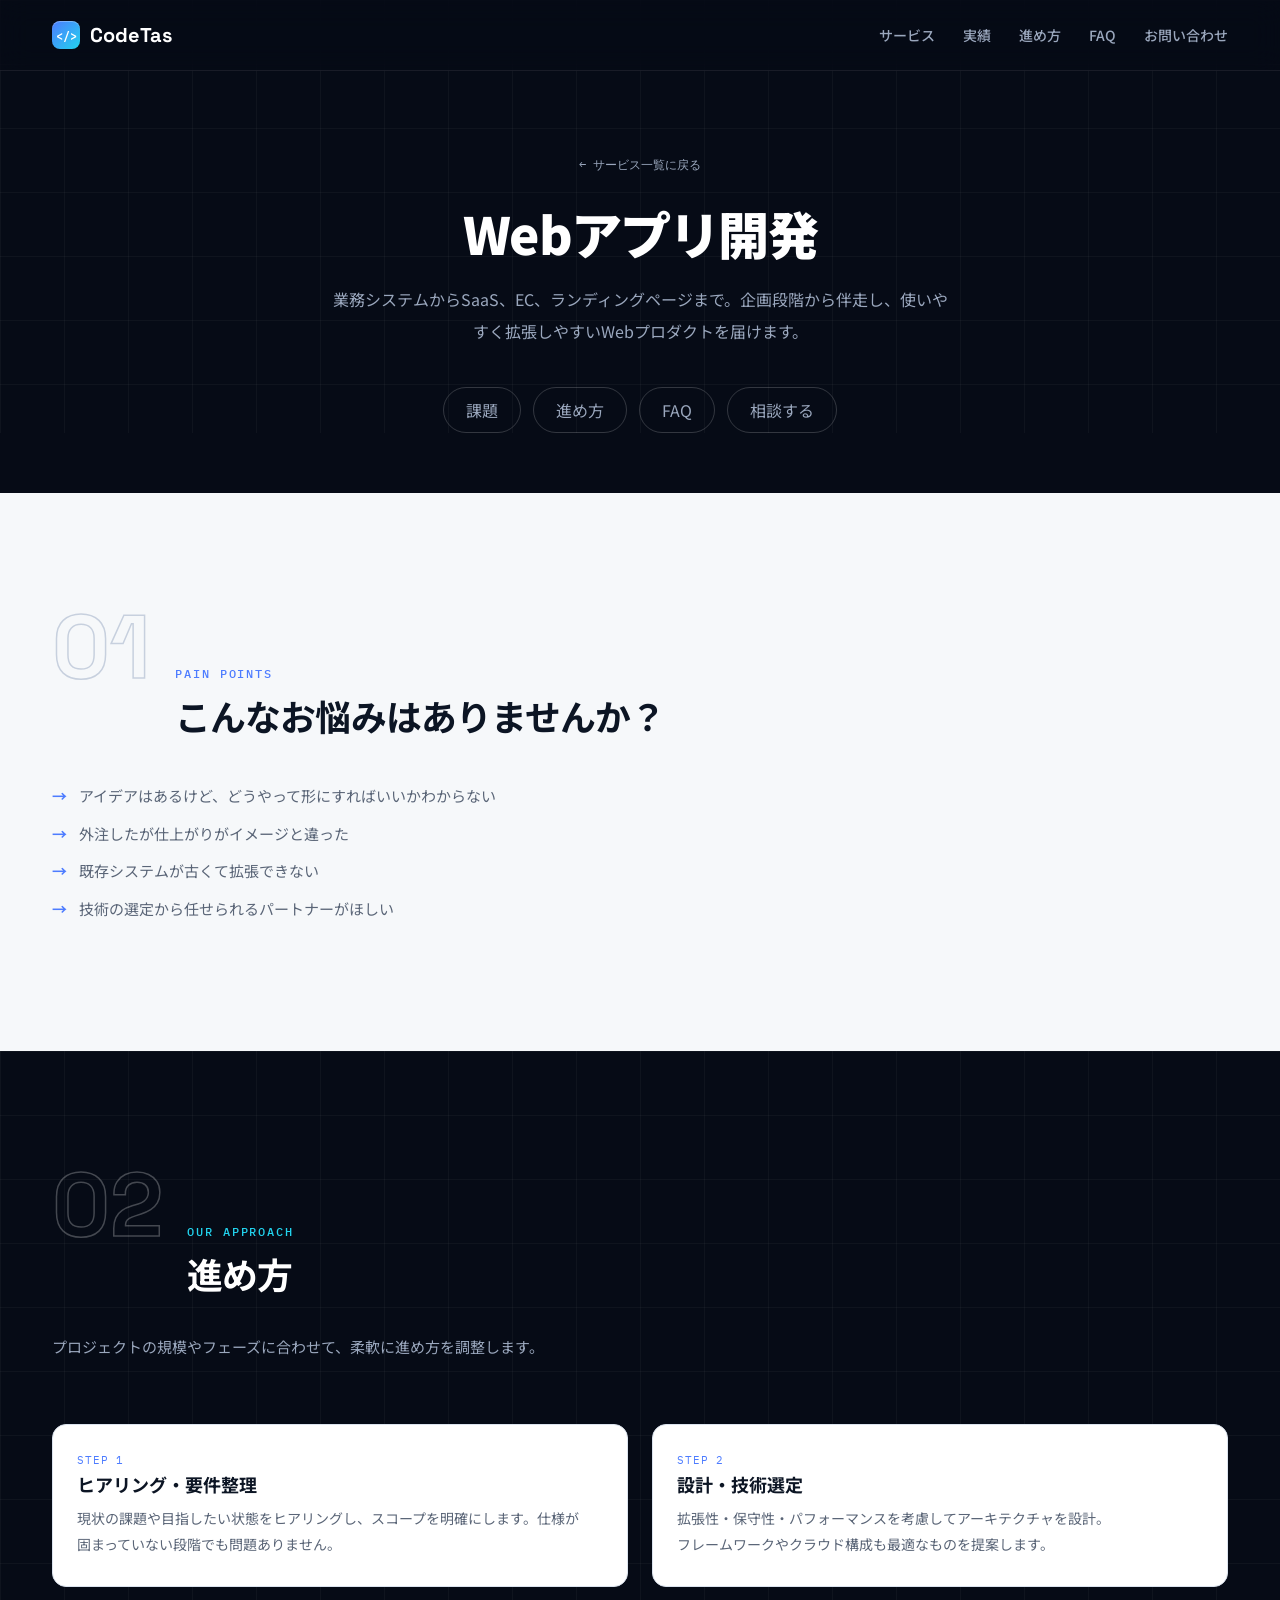
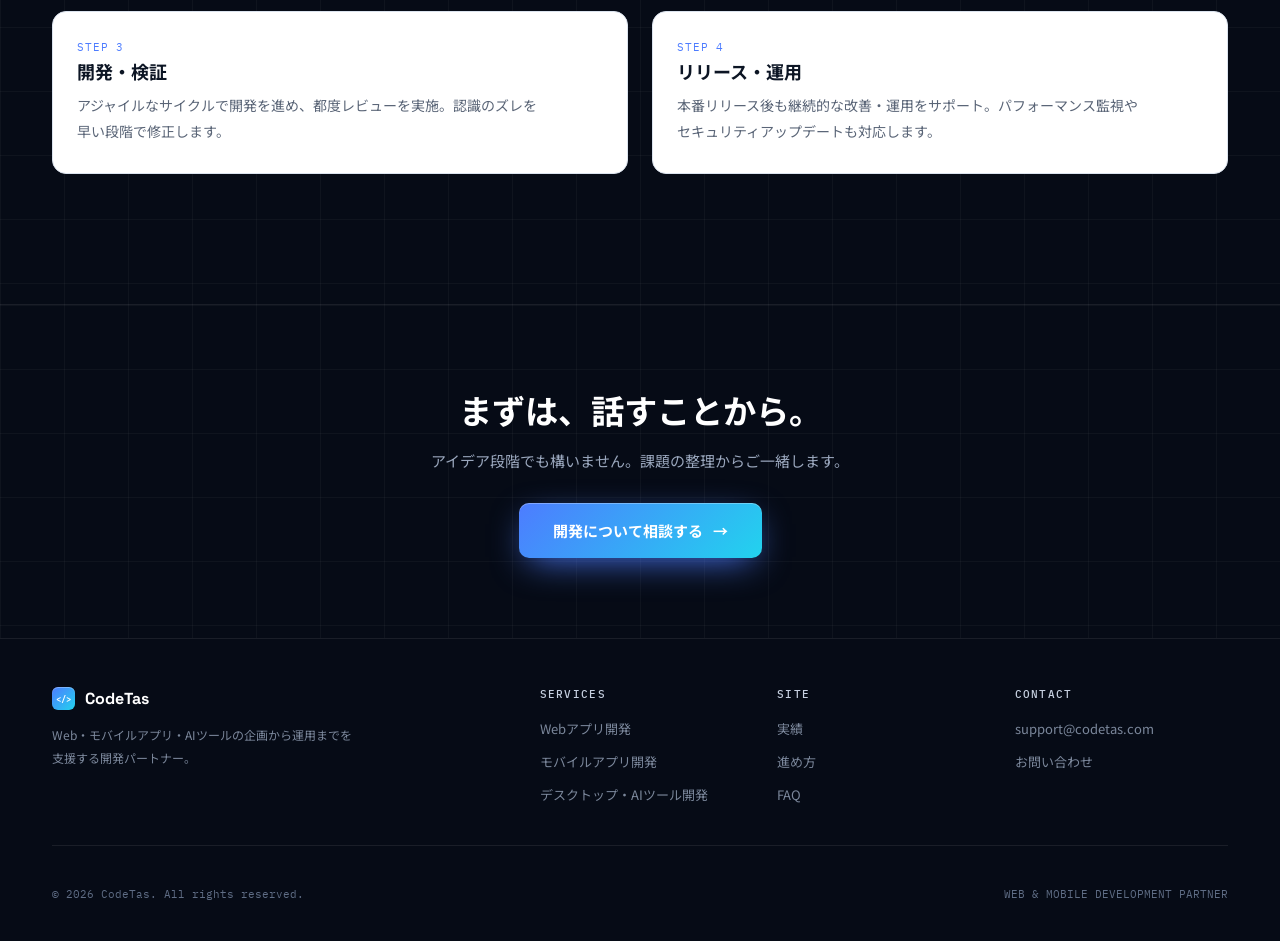
<file: services/web-development.html>
<!doctype html>
<html lang="ja">
<head>
  <!-- Google tag (gtag.js) -->
  <script async src="https://www.googletagmanager.com/gtag/js?id=G-29S2N31R45"></script>
  <script>
    window.dataLayer = window.dataLayer || [];
    function gtag(){dataLayer.push(arguments);}
    gtag('js', new Date());

    gtag('config', 'G-29S2N31R45');
  </script>
  <meta charset="UTF-8" />
  <meta name="viewport" content="width=device-width, initial-scale=1.0" />
  <title>Webアプリ開発 | CodeTas</title>
  <meta name="description" content="CodeTasのWebアプリ開発サービス。新規サービスのMVP開発、既存サービスの機能追加・改善、業務システムの設計・構築、技術選定・クラウド設計をワンストップで提供。" />
  <meta name="keywords" content="Webサービス開発・MVP開発・業務システム・技術選定・SaaS開発" />
  <link rel="canonical" href="https://www.codetas.com/services/web-development.html" />
  <meta name="theme-color" content="#060b16" />
  <meta property="og:title" content="Webアプリ開発 | CodeTas" />
  <meta property="og:description" content="CodeTasのWebアプリ開発サービス。新規サービスのMVP開発、既存サービスの機能追加・改善、業務システムの設計・構築、技術選定・クラウド設計をワンストップで提供。" />
  <meta property="og:url" content="https://www.codetas.com/services/web-development.html" />
  <meta property="og:image" content="https://www.codetas.com/ogp.png" />
  <meta property="og:type" content="website" />
  <meta property="og:site_name" content="CodeTas" />
  <meta property="og:locale" content="ja_JP" />
  <meta name="twitter:card" content="summary_large_image" />
  <meta name="twitter:title" content="Webアプリ開発 | CodeTas" />
  <meta name="twitter:description" content="CodeTasのWebアプリ開発サービス。新規サービスのMVP開発、既存サービスの機能追加・改善、業務システムの設計・構築、技術選定・クラウド設計をワンストップで提供。" />
  <meta name="twitter:image" content="https://www.codetas.com/ogp.png" />
  <link rel="icon" href="../favicon.svg" type="image/svg+xml" />
  <link rel="preconnect" href="https://fonts.googleapis.com" />
  <link rel="preconnect" href="https://fonts.gstatic.com" crossorigin />
  <link href="https://fonts.googleapis.com/css2?family=IBM+Plex+Mono:wght@400;500;600&family=Noto+Sans+JP:wght@400;500;700;900&family=Space+Grotesk:wght@500;700&display=swap" rel="stylesheet" />
  <link rel="stylesheet" href="../styles.css?v=20261005b" />
  <style>
    .service-hero{padding-top:calc(70px + 80px);color:#fff;text-align:center}
    .service-hero h1{font-size:clamp(36px,4vw,56px);font-weight:900;letter-spacing:-.035em;margin:0 0 20px;line-height:1.15}
    .service-hero h1 em{background:linear-gradient(100deg,var(--blue),var(--cyan));background-clip:text;-webkit-background-clip:text;color:transparent;font-style:normal}
    .service-hero .lead{max-width:620px;margin:0 auto 40px;color:var(--dark-muted);font-size:16px;line-height:2}
    .service-nav{display:flex;justify-content:center;gap:12px;flex-wrap:wrap;margin-bottom:60px}
    .service-nav a{padding:10px 22px;border:1px solid rgba(255,255,255,.18);border-radius:999px;color:var(--dark-muted);font:500 13px;transition:.2s}
    .service-nav a:hover{border-color:var(--cyan);color:#fff}
    .service-detail .section-lead{max-width:680px}
    .pain-list{list-style:none;padding:0;margin:24px 0 0;display:flex;flex-direction:column;gap:12px}
    .pain-list li{display:flex;align-items:flex-start;gap:12px;color:var(--muted);font-size:15px;line-height:1.7}
    .pain-list li::before{content:"→";color:var(--blue);font-weight:700;flex-shrink:0}
    .approach-grid{display:grid;grid-template-columns:repeat(2,1fr);gap:24px;margin-top:40px}
    .approach-step{padding:28px 24px;border:1.5px solid var(--line);border-radius:14px;background:#fff}
    .approach-step h4{margin:0 0 8px;color:var(--ink);font-size:18px}
    .approach-step h4 small{display:block;color:var(--blue);font:400 11px var(--mono);letter-spacing:.08em;margin-bottom:4px}
    .approach-step p{margin:0;color:var(--muted);font-size:14px;line-height:1.9}
    @media(max-width:720px){.approach-grid{grid-template-columns:1fr}}
    /* スマホ幅では見出しを可変にする（36px 固定だと「デスクトップアプリ開発」が
       1行に収まらず「デスクトップアプリ / 開発」のように割れるため）。
       480px で 36px に収束し、それ以上の幅は上の clamp のまま変えない */
    @media(max-width:480px){.service-hero h1{font-size:clamp(26px,8.2vw,36px)}}
    .service-cta {text-align:center;padding-block:80px;border-top:1px solid rgba(255,255,255,.08)}
    .service-cta h2 {margin:0 0 16px;color:#fff;font-size:clamp(24px,2.6vw,36px)}
    .service-cta p {color:var(--dark-muted);margin:0 0 32px;font-size:15px}
    .service-section h2 {font-size:clamp(24px,2.8vw,36px);margin:0 0 20px;letter-spacing:-.025em}
    .back-link {display:inline-flex;align-items:center;gap:8px;color:var(--dark-muted);font:400 12px var(--mono);margin-bottom:30px}
    .back-link:hover{color:var(--cyan)}
  </style>
</head>
<body>
  <a href="#main" class="skip-link">メインコンテンツへスキップ</a>
  <header class="site-header" data-header>
    <div class="container nav-inner">
      <a class="brand" href="../" aria-label="CodeTas ホーム"><span class="brand-mark">&lt;/&gt;</span><span>CodeTas</span></a>
      <nav class="desktop-nav" aria-label="メインナビゲーション">
        <a href="../index.html#services">サービス</a>
        <a href="../index.html#works">実績</a>
        <a href="../index.html#process">進め方</a>
        <a href="../index.html#faq">FAQ</a>
        <a href="../index.html#contact">お問い合わせ</a>
      </nav>
      <button class="menu-button" type="button" aria-label="メニューを開く" aria-expanded="false" data-menu-button><span></span><span></span></button>
    </div>
    <nav class="mobile-nav" data-mobile-nav aria-label="モバイルナビゲーション">
      <a href="../index.html#services">サービス</a><a href="../index.html#works">実績</a><a href="../index.html#process">進め方</a><a href="../index.html#faq">FAQ</a><a href="../index.html#contact">お問い合わせ</a>
    </nav>
  </header>

  <main id="main" tabindex="-1">
    <section class="service-hero grid-dark">
      <div class="container">
        <a href="../index.html#services" class="back-link">← サービス一覧に戻る</a>
        <h1>Webアプリ開発</h1>
        <p class="lead">業務システムからSaaS、EC、ランディングページまで。企画段階から伴走し、使いやすく拡張しやすいWebプロダクトを届けます。</p>
        <div class="service-nav">
          <a href="#pain">課題</a>
          <a href="#approach">進め方</a>
          <a href="../index.html#faq">FAQ</a>
          <a href="../index.html#contact">相談する</a>
        </div>
      </div>
    </section>

    <section id="pain" class="light-section section-pad">
      <div class="container service-section">
        <div class="section-title">
          <span>01</span>
          <div>
            <p>PAIN POINTS</p>
            <h2><span class="phrase">こんなお悩みは</span><span class="phrase">ありませんか？</span></h2>
          </div>
        </div>
        <ul class="pain-list">
          <li>アイデアはあるけど、どうやって形にすればいいかわからない</li>
          <li>外注したが仕上がりがイメージと違った</li>
          <li>既存システムが古くて拡張できない</li>
          <li>技術の選定から任せられるパートナーがほしい</li>
        </ul>
      </div>
    </section>

    <section id="approach" class="section-pad grid-dark" style="color:#fff">
      <div class="container service-section">
        <div class="section-title section-title--dark">
          <span>02</span>
          <div>
            <p style="color:var(--cyan)">OUR APPROACH</p>
            <h2>進め方</h2>
          </div>
        </div>
        <p class="section-lead section-lead--dark">プロジェクトの規模やフェーズに合わせて、柔軟に進め方を調整します。</p>
        <div class="approach-grid">
          <div class="approach-step"><h4><small>STEP 1</small>ヒアリング・要件整理</h4><p>現状の課題や目指したい状態をヒアリングし、スコープを明確にします。仕様が固まっていない段階でも問題ありません。</p></div>
          <div class="approach-step"><h4><small>STEP 2</small>設計・技術選定</h4><p>拡張性・保守性・パフォーマンスを考慮してアーキテクチャを設計。フレームワークやクラウド構成も最適なものを提案します。</p></div>
          <div class="approach-step"><h4><small>STEP 3</small>開発・検証</h4><p>アジャイルなサイクルで開発を進め、都度レビューを実施。認識のズレを早い段階で修正します。</p></div>
          <div class="approach-step"><h4><small>STEP 4</small>リリース・運用</h4><p>本番リリース後も継続的な改善・運用をサポート。パフォーマンス監視やセキュリティアップデートも対応します。</p></div>
        </div>
      </div>
    </section>

    <section class="service-cta grid-dark">
      <div class="container">
        <h2><span class="phrase">まずは、</span><span class="phrase">話すことから。</span></h2>
        <p>アイデア段階でも構いません。課題の整理からご一緒します。</p>
        <a class="button button--large" href="../index.html#contact"><span>開発について相談する</span><span>→</span></a>
      </div>
    </section>
  </main>

  <footer class="site-footer">
    <div class="container footer-main">
      <div class="footer-brand"><a class="brand" href="../" aria-label="CodeTas ホーム"><span class="brand-mark">&lt;/&gt;</span><span>CodeTas</span></a><p>Web・モバイルアプリ・AIツールの企画から運用までを支援する開発パートナー。</p></div>
      <nav class="footer-nav" aria-label="フッターナビゲーション">
        <div><p class="footer-heading">SERVICES</p><ul><li><a href="web-development.html">Webアプリ開発</a></li><li><a href="mobile-development.html">モバイルアプリ開発</a></li><li><a href="ai-tools-development.html">デスクトップ・AIツール開発</a></li></ul></div>
        <div><p class="footer-heading">SITE</p><ul><li><a href="../index.html#works">実績</a></li><li><a href="../index.html#process">進め方</a></li><li><a href="../index.html#faq">FAQ</a></li></ul></div>
        <div><p class="footer-heading">CONTACT</p><ul><li><a href="mailto:support@codetas.com">support@codetas.com</a></li><li><a href="../index.html#contact">お問い合わせ</a></li></ul></div>
      </nav>
    </div>
    <div class="container"><p>© <span data-year></span> CodeTas. All rights reserved.</p><p>WEB &amp; MOBILE DEVELOPMENT PARTNER</p></div>
  </footer>
  <script>
    const menuButton = document.querySelector("[data-menu-button]");
    const mobileNav = document.querySelector("[data-mobile-nav]");
    const setMenu = (open) => {
      menuButton.setAttribute("aria-expanded", String(open));
      menuButton.setAttribute("aria-label", open ? "メニューを閉じる" : "メニューを開く");
      mobileNav.classList.toggle("is-open", open);
    };
    menuButton.addEventListener("click", () => setMenu(menuButton.getAttribute("aria-expanded") !== "true"));
    mobileNav.querySelectorAll("a").forEach((link) => link.addEventListener("click", () => setMenu(false)));
    document.querySelectorAll("[data-year]").forEach((el) => { el.textContent = new Date().getFullYear(); });
  </script>
</body>
</html>
</file>
<file: styles.css>
:root{--ink:#0c1524;--navy:#060b16;--navy2:#0a1120;--blue:#4d7cff;--cyan:#22d3ee;--paper:#f6f8fa;--muted:#5a6577;--dark-muted:#9aa7bd;--line:#dbe3ee;--mono:"IBM Plex Mono",monospace;--display:"Space Grotesk",sans-serif;--jp:"Noto Sans JP",sans-serif}
*{box-sizing:border-box}html{scroll-behavior:smooth}body{margin:0;background:var(--navy);color:var(--ink);font-family:var(--jp);-webkit-font-smoothing:antialiased;overflow-x:hidden}a{color:inherit;text-decoration:none}button{font:inherit}.container{width:min(1176px,calc(100% - 64px));margin-inline:auto}.grid-dark{background-color:var(--navy);background-image:linear-gradient(rgba(255,255,255,.035) 1px,transparent 1px),linear-gradient(90deg,rgba(255,255,255,.035) 1px,transparent 1px);background-size:64px 64px}.brand{display:flex;align-items:center;gap:10px;color:#fff;font:700 20px/1 var(--display)}.brand-mark{display:grid;place-items:center;width:28px;height:28px;border-radius:8px;background:linear-gradient(135deg,var(--blue),var(--cyan));color:#fff;font:600 12px/1 var(--mono);box-shadow:inset 0 1px rgba(255,255,255,.3)}
.site-header{position:fixed;z-index:100;inset:0 0 auto;background:rgba(6,11,22,.72);border-bottom:1px solid rgba(255,255,255,.08);backdrop-filter:blur(14px)}.nav-inner{height:70px;display:flex;align-items:center;gap:24px}.desktop-nav{display:flex;gap:28px;margin-left:auto}.desktop-nav a{color:var(--dark-muted);font-size:14px;font-weight:500;transition:.2s}.desktop-nav a:hover{color:#fff}.nav-actions{display:flex;align-items:center;gap:14px}.lang-switch{display:flex;overflow:hidden;border:1px solid rgba(255,255,255,.15);border-radius:8px}.lang-switch button{padding:7px 9px;border:0;background:transparent;color:#78859a;font:500 11px var(--mono);cursor:pointer}.lang-switch button.is-active{background:#fff;color:var(--ink)}.button{display:inline-flex;align-items:center;justify-content:center;gap:10px;border:0;border-radius:10px;background:linear-gradient(135deg,var(--blue),var(--cyan));color:#fff;font-weight:700;box-shadow:inset 0 1px rgba(255,255,255,.3),0 10px 36px -10px var(--blue);transition:transform .2s,box-shadow .2s}.button:hover{color:#fff;transform:translateY(-2px);box-shadow:inset 0 1px rgba(255,255,255,.35),0 16px 40px -10px var(--blue)}.button--small{padding:10px 20px;font-size:14px}.button--large{padding:17px 34px;font-size:15px}.button--outline{border:1px solid rgba(255,255,255,.18);background:rgba(255,255,255,.04);box-shadow:none;backdrop-filter:blur(6px)}.button--outline:hover{border-color:var(--cyan);box-shadow:none}.menu-button,.mobile-nav{display:none}
.hero{position:relative;overflow:hidden;padding-top:70px;color:#fff}.hero-glow,.build-glow{position:absolute;pointer-events:none;width:900px;height:600px;top:-200px;left:50%;background:radial-gradient(ellipse,var(--blue) 0,rgba(77,124,255,.2) 22%,transparent 65%);opacity:.5;transform:translateX(-50%);animation:floatGlow 6s ease-in-out infinite}.hero-grid{position:relative;display:grid;grid-template-columns:1.25fr 1fr;gap:64px;align-items:center;min-height:600px;padding-block:78px}.pill-label{display:inline-flex;align-items:center;gap:10px;margin:0 0 32px;padding:8px 18px;border:1px solid rgba(255,255,255,.14);border-radius:999px;color:var(--dark-muted);font:400 12px var(--mono);letter-spacing:.16em}.pill-label i{width:7px;height:7px;border-radius:50%;background:var(--cyan);box-shadow:0 0 12px var(--cyan)}.hero h1{margin:0 0 28px;font-size:clamp(39px,4.4vw,60px);font-weight:900;line-height:1.13;letter-spacing:-.035em}.hero h1 em{background:linear-gradient(100deg,var(--blue),var(--cyan));background-clip:text;-webkit-background-clip:text;color:transparent;font-style:normal}.hero-lead{max-width:520px;margin:0 0 40px;color:var(--dark-muted);font-size:16px;line-height:2}.hero-actions{display:flex;flex-wrap:wrap;gap:14px}.terminal,.build-window,.mail-window{overflow:hidden;border:1px solid rgba(255,255,255,.13);border-radius:16px;background:rgba(10,17,32,.88);box-shadow:0 30px 80px -20px rgba(0,0,0,.6)}.window-bar{min-height:44px;display:flex;align-items:center;gap:10px;padding:0 18px;border-bottom:1px solid rgba(255,255,255,.08);color:#5f6d85;font:400 12px var(--mono)}.traffic{display:flex;gap:7px}.traffic i{display:block;width:10px;height:10px;border-radius:50%;background:#ff5f57}.traffic i:nth-child(2){background:#febc2e}.traffic i:nth-child(3){background:#28c840}.terminal-body{padding:24px 26px;color:#5f6d85;font:400 13.5px/2.1 var(--mono)}.terminal-body p{margin:0}.terminal-body b{color:var(--cyan)}.terminal-body .success{color:#28c840}.cursor{display:inline-block;width:8px;height:16px;background:var(--cyan);vertical-align:middle;animation:blink 1.1s step-end infinite}.marquee{overflow:hidden;border-block:1px solid rgba(255,255,255,.08);background:rgba(255,255,255,.02);padding:18px 0}.marquee div{width:max-content;color:#6c788c;font:500 11px var(--mono);letter-spacing:.15em;white-space:nowrap;animation:marquee 24s linear infinite}.marquee i{margin:0 26px;color:var(--cyan);font-style:normal}
.build-story{position:relative;height:400vh;color:#fff}.build-sticky{position:sticky;top:0;height:100vh;min-height:720px;display:flex;align-items:center;overflow:hidden}.build-glow{top:50%;opacity:.25;transform:translate(-50%,-50%)}.build-inner{position:relative}.center-heading{text-align:center;margin-bottom:32px}.center-heading p,.kicker{margin:0 0 12px;color:var(--cyan);font:500 12px var(--mono);letter-spacing:.16em}.center-heading h2{margin:0;font-size:clamp(26px,3vw,40px);letter-spacing:-.02em}.build-window{max-width:880px;margin:auto}.build-window .window-bar b{display:none;margin-left:auto;color:#28c840;font-size:10px}.build-stage{position:relative;height:380px}.code-layer{position:absolute;inset:0;margin:0;padding:35px 42px;color:#d6deeb;font:400 13.5px/2.1 var(--mono);transition:opacity .4s,transform .4s}.kw{color:#c792ea}.str{color:#a5e075}.fn{color:#82aaff}.comment{color:#5f6d85}.app-preview{position:absolute;inset:0;padding:0;background:#f6f8fa;color:var(--ink);opacity:0;transform:translateY(14px) scale(.97);transition:opacity .5s,transform .5s}.app-nav{height:54px;display:flex;align-items:center;gap:9px;padding:0 22px;border-bottom:1px solid #e3e7ee;background:#fff}.app-nav>i{display:grid;place-items:center;width:24px;height:24px;border-radius:6px;background:linear-gradient(135deg,var(--blue),var(--cyan));color:#fff;font-style:normal}.app-nav>b{font-family:var(--display)}.app-nav>span{flex:1}.app-nav small{color:var(--muted)}.app-nav button{padding:7px 12px;border:0;border-radius:6px;background:var(--blue);color:#fff;font-size:11px;font-weight:700}.app-main{display:flex;gap:20px;padding:26px 30px 16px}.tasks{display:flex;flex:1;flex-direction:column;gap:8px}.tasks>p{display:flex;align-items:center;gap:10px;margin:0;padding:8px 11px;border:1px solid var(--blue);border-radius:9px;background:#fff;font-size:11px}.tasks p>i{width:16px;height:16px;border:1px solid #c7d0de;border-radius:50%;font-style:normal}.tasks p.done{border-color:#e3e7ee;color:#8a94a6;text-decoration:line-through}.tasks p.done>i{display:grid;place-items:center;border:0;background:var(--blue);color:#fff;font-size:8px}.tasks p span{flex:1}.tasks em{padding:2px 7px;border-radius:4px;background:#edf1ff;color:var(--blue);font:500 8px var(--mono);text-decoration:none}.stat{width:170px;display:flex;flex-direction:column;gap:10px;padding:14px;border:1px solid #e3e7ee;border-radius:12px;background:#fff}.stat small{color:#8a94a6;font:400 10px var(--mono)}.stat strong{font:700 30px/1 var(--display)}.stat strong em{color:var(--blue);font-size:15px;font-style:normal}.stat>i{height:6px;overflow:hidden;border-radius:3px;background:#eef1f6}.stat>i b{display:block;width:82%;height:100%;background:linear-gradient(90deg,var(--blue),var(--cyan))}.project-row{display:flex;gap:10px;padding:0 30px}.project-row p{flex:1;margin:0;padding:10px 12px;border:1px solid #e3e7ee;border-radius:10px;background:#fff;font-size:10px}.project-row p>b,.project-row p>small{display:block}.project-row p>i{display:block;height:4px;margin:6px 0;border-radius:3px;background:#eef1f6}.project-row p>i span{display:block;height:100%;background:var(--blue)}.project-row small{color:#8a94a6}.sync{margin:15px 30px;padding:8px 15px;border-radius:7px;background:var(--ink);color:#28c840;font:400 10px var(--mono)}.sync b{float:right;color:#9aa7bd;font-weight:400}.build-progress{max-width:560px;margin:26px auto 0}.build-progress p{display:flex;justify-content:space-between;margin:0 0 8px;color:var(--dark-muted);font:400 12px var(--mono)}.build-progress p b{color:var(--cyan)}.build-progress>i{display:block;height:6px;overflow:hidden;border-radius:3px;background:rgba(255,255,255,.08)}.build-progress>i span{display:block;width:0;height:100%;border-radius:inherit;background:linear-gradient(90deg,var(--blue),var(--cyan));transition:width .1s linear}
.light-section{background:var(--paper)}.section-pad{padding-block:110px 130px}.section-title{display:flex;align-items:baseline;gap:24px}.section-title>span{color:transparent;-webkit-text-stroke:1.5px #c7d0de;font:700 clamp(56px,7vw,96px)/1 var(--display)}.section-title p{margin:0 0 10px;color:var(--blue);font:500 12px var(--mono);letter-spacing:.16em}.section-title h2{margin:0;font-size:clamp(27px,3.2vw,42px);line-height:1.35;letter-spacing:-.025em}.section-lead{max-width:520px;margin:14px 0 62px;color:var(--muted);font-size:15px;line-height:2}.section-title--dark>span{-webkit-text-stroke-color:rgba(255,255,255,.25)}.section-title--dark p{color:var(--cyan)}.section-title--dark h2{color:#fff}.section-lead--dark{color:var(--dark-muted)}
.blueprints{display:flex;flex-direction:column;gap:56px}.blueprint{border:1.5px solid var(--ink);background:#fff}.blueprint>header{min-height:42px;display:flex;align-items:center;justify-content:space-between;gap:15px;padding:8px 22px;border-bottom:1.5px solid var(--ink);color:var(--muted);font:400 11px var(--mono);letter-spacing:.08em}.blueprint>header b{color:var(--blue)}.blueprint-grid{display:grid;grid-template-columns:1fr 1.1fr}.blueprint-grid--reverse{grid-template-columns:1.1fr 1fr}.blueprint-copy{min-height:405px;display:flex;flex-direction:column;padding:42px 40px;border-right:1.5px dashed #c9d3e2}.blueprint-grid--reverse .blueprint-copy{border-right:0}.blueprint-copy h3{margin:0 0 16px;font-size:clamp(22px,2.4vw,32px);letter-spacing:-.02em}.blueprint-copy>p{margin:0;color:var(--muted);font-size:14px;line-height:2}.blueprint-copy ul{display:flex;flex-direction:column;gap:9px;margin:20px 0 30px;padding:0;list-style:none;color:#3d4859;font:400 12px var(--mono)}.blueprint-copy li::before{content:"▸";margin-right:9px;color:var(--blue)}.drawing-label{display:grid;grid-template-columns:auto auto;align-self:flex-start;margin-top:auto;border:1px solid #c9d3e2;color:#8a94a6;font:400 10px var(--mono)}.drawing-label>*{padding:6px 11px}.drawing-label>*:nth-child(odd){border-right:1px solid #c9d3e2}.drawing-label>*:nth-child(-n+2){border-bottom:1px solid #c9d3e2}.drawing-label b{color:#3d4859;font-weight:500}.blueprint-detail-link{display:inline-flex;align-items:center;gap:6px;padding:8px 16px;border:1px solid var(--blue);border-radius:8px;color:var(--blue);font:500 12px var(--mono);align-self:flex-start;transition:.2s}.blueprint-detail-link:hover{background:var(--blue);color:#fff}.drawing{min-height:405px;display:grid;place-items:center;padding:36px;background-image:linear-gradient(#eef2f8 1px,transparent 1px),linear-gradient(90deg,#eef2f8 1px,transparent 1px);background-size:28px 28px}.drawing-mobile{border-right:1.5px dashed #c9d3e2}.browser-mock,.ai-mock{width:100%;max-width:440px;overflow:hidden;border:1px solid #dbe3ee;border-radius:14px;background:#fff;box-shadow:0 40px 80px -36px rgba(12,21,36,.45)}.browser-mock>header{display:flex;align-items:center;gap:6px;padding:12px 16px;border-bottom:1px solid #edf1f7}.browser-mock>header i{width:9px;height:9px;border-radius:50%;background:#ff5f57}.browser-mock>header i:nth-child(2){background:#febc2e}.browser-mock>header i:nth-child(3){background:#28c840}.browser-mock>header span{flex:1;height:16px;margin-left:8px;border-radius:8px;background:#f0f3f8}.browser-mock main{padding:20px}.browser-mock nav{display:flex;align-items:center;gap:8px}.browser-mock nav i{width:18px;height:18px;border-radius:5px;background:linear-gradient(135deg,var(--blue),var(--cyan))}.browser-mock nav b{width:64px;height:7px;background:#dbe1ea}.browser-mock nav span{flex:1}.browser-mock nav em{width:44px;height:18px;border-radius:5px;background:var(--blue)}.browser-mock h4{width:58%;height:14px;margin:28px 0 10px;background:#c7d0de}.browser-mock p{width:74%;height:7px;background:#e6eaf1}.browser-mock p:nth-of-type(2){width:62%}.browser-mock main>div{display:flex;gap:10px;margin-top:20px}.browser-mock main>div i{flex:1;height:64px;border:1px solid #e6eaf1;border-radius:8px;background:#f4f6fa}.phone-mock{width:190px;height:350px;display:flex;flex-direction:column;gap:12px;padding:14px;border:2px solid #c9d3e2;border-radius:31px;background:#fff;box-shadow:0 40px 80px -36px rgba(12,21,36,.45)}.phone-mock>i{align-self:center;width:60px;height:15px;border-radius:9px;background:var(--ink)}.phone-mock h4{width:70%;height:13px;margin:10px 0 0;background:#c7d0de}.phone-mock p{width:52%;height:7px;margin:0;background:#e6eaf1}.phone-mock>b{height:78px;border:1px solid #e0e7f2;border-radius:12px;background:linear-gradient(135deg,rgba(77,124,255,.13),rgba(34,211,238,.13))}.phone-mock>div{display:flex;gap:8px}.phone-mock>div span{height:52px;flex:1;border:1px solid #e6eaf1;border-radius:10px;background:#f4f6fa}.phone-mock nav{display:flex;justify-content:space-around;margin-top:auto;padding-top:10px;border-top:1px solid #edf1f7}.phone-mock nav i{width:18px;height:18px;border-radius:5px;background:var(--blue);opacity:.22}.phone-mock nav i:first-child{opacity:1;animation:pulse 3s infinite}.ai-mock>header{display:flex;align-items:center;gap:8px;padding:12px 16px;border-bottom:1px solid #edf1f7;color:#8a94a6;font:400 11px var(--mono)}.ai-mock>header .traffic i{width:9px;height:9px}.ai-mock>header em{margin-left:auto;padding:3px 8px;border:1px solid rgba(77,124,255,.3);border-radius:6px;color:var(--blue);font-style:normal}.ai-mock main{display:flex;flex-direction:column;gap:13px;padding:18px}.prompt{display:flex;align-items:center;gap:10px;padding:11px 14px;border:1.5px solid rgba(77,124,255,.4);border-radius:10px;color:#3d4859;font-size:12px}.prompt span{flex:1}.prompt i{display:grid;place-items:center;width:26px;height:26px;border-radius:50%;background:linear-gradient(135deg,var(--blue),var(--cyan));color:#fff;font-style:normal}.answer{display:flex;flex-direction:column;gap:8px;padding:14px 16px;border:1px solid #edf1f7;border-radius:10px;background:#fbfcfe}.answer b{color:var(--blue);font:500 10px var(--mono)}.answer i{width:88%;height:7px;border-radius:4px;background:#dbe1ea}.answer i:nth-of-type(2){width:72%}.answer i:nth-of-type(3){width:80%}.ai-mock main p{margin:0;color:#8a94a6;font:400 10px var(--mono)}.ai-mock main p b{margin-left:5px;padding:4px 8px;border:1px solid #dbe3ee;border-radius:5px;color:#3d4859}.ai-mock main small{color:#1a7f4b;font:400 10px var(--mono)}
.works{color:#fff}.works-hint{margin:-52px 0 45px;color:#5f6d85;font:400 12px var(--mono)}.works-hint:first-letter{color:var(--cyan)}.desktop-scene{overflow:hidden;border:1px solid rgba(255,255,255,.14);border-radius:20px;background:radial-gradient(ellipse at 30% 20%,rgba(77,124,255,.13),transparent 55%),var(--navy2)}.desktop-scene>header{height:42px;display:flex;align-items:center;gap:18px;padding:0 20px;border-bottom:1px solid rgba(255,255,255,.1);background:rgba(6,11,22,.7);color:var(--dark-muted);font:400 11px var(--mono)}.desktop-scene>header b{color:#fff}.desktop-scene>header small{margin-left:auto;color:#5f6d85}.work-area{position:relative;height:900px}.work-window{position:absolute;width:54%;overflow:hidden;border:1px solid rgba(255,255,255,.15);border-radius:12px;background:#0e1526;box-shadow:0 35px 80px rgba(0,0,0,.45);transition:transform .25s,box-shadow .25s;cursor:pointer}.work-window:hover{transform:translateY(-4px);box-shadow:0 45px 90px rgba(0,0,0,.55)}.work-window.is-front{z-index:10}.work-window--one{top:50px;left:5%;z-index:1}.work-window--two{top:245px;right:5%;z-index:2}.work-window--three{top:455px;left:12%;z-index:3}.work-window>header{height:42px;display:flex;align-items:center;gap:8px;padding:0 16px;border-bottom:1px solid rgba(255,255,255,.08)}.work-window>header small{margin-left:7px;color:#5f6d85;font:400 11px var(--mono)}.work-window>header em{margin-left:auto;color:var(--cyan);font:400 10px var(--mono);letter-spacing:.08em}.work-window>footer{padding:16px 20px}.work-window>footer h3{margin:0 0 5px;font-size:17px}.work-window>footer p{margin:0;color:var(--dark-muted);font-size:12px;line-height:1.8}.work-art{height:250px;overflow:hidden;background:#131d32}.work-art--saas{display:grid;grid-template-columns:60px 1fr;padding:25px}.work-art--saas aside{border-radius:8px 0 0 8px;background:#111827}.work-art--saas main{padding:22px;border-radius:0 8px 8px 0;background:#f8fafc}.work-art--saas nav{width:45%;height:12px;margin-bottom:25px;background:#cbd5e1}.work-art--saas main>div{display:flex;gap:10px}.work-art--saas main>div i{height:65px;flex:1;border-radius:6px;background:#e2e8f0}.work-art--saas main>div i:first-child{background:linear-gradient(135deg,#dce5ff,#dff8fb)}.work-art--saas main p{height:55px;border-radius:6px;background:linear-gradient(90deg,#e2e8f0 65%,transparent 65%)}.work-art--mobile{position:relative;background:linear-gradient(135deg,#17223c,#0f3c49)}.mini-phone{position:absolute;z-index:2;width:130px;height:220px;top:30px;left:41%;padding:20px 13px;border:4px solid #263552;border-radius:23px;background:#fff;transform:rotate(-5deg)}.mini-phone--back{z-index:1;left:57%;top:15px;transform:rotate(8deg);opacity:.6}.mini-phone i{display:block;width:45px;height:6px;margin:auto;border-radius:4px;background:#dce3ec}.mini-phone b{display:block;height:70px;margin:20px 0 10px;border-radius:8px;background:linear-gradient(135deg,#dce5ff,#dff8fb)}.mini-phone span{display:block;height:22px;margin:7px 0;border-radius:5px;background:#edf1f7}.work-art--heylog{display:grid;place-items:center;background:radial-gradient(circle at 50%,rgba(77,124,255,.3),transparent 55%),#101727}.work-art--heylog>div{width:70%;padding:27px;border:1px solid rgba(255,255,255,.14);border-radius:14px;background:rgba(15,23,42,.8);text-align:center}.work-art--heylog b{font:700 28px var(--display)}.work-art--heylog p{color:#9aa7bd;font-size:12px}.work-art--heylog span{display:inline-block;padding:7px 12px;border:1px solid var(--blue);border-radius:7px;color:var(--cyan);font:500 11px var(--mono)}.dock{display:flex;justify-content:center;gap:14px;padding:12px;border-top:1px solid rgba(255,255,255,.1);background:rgba(6,11,22,.7)}.dock i{display:grid;place-items:center;width:34px;height:34px;border:1px solid rgba(255,255,255,.12);border-radius:10px;background:rgba(255,255,255,.08);font:400 11px var(--mono)}.dock i:first-child{border:0;background:linear-gradient(135deg,var(--blue),var(--cyan))}
.pipeline{position:relative;display:grid;grid-template-columns:repeat(5,1fr);gap:16px}.pipeline::before{content:"";position:absolute;top:50%;left:2%;right:2%;height:2px;background:#dbe3ee}.pipeline article{position:relative;display:flex;min-height:240px;flex-direction:column;padding:21px 17px;border:1.5px solid var(--line);border-radius:14px;background:#fbfcfe;transition:.25s}.pipeline article:hover{border-color:var(--blue);box-shadow:0 18px 40px -24px var(--blue)}.pipeline article header{display:flex;align-items:center;gap:9px}.pipeline article header i{display:grid;place-items:center;width:24px;height:24px;border-radius:50%;background:#e8f7ee;color:#1a7f4b;font-style:normal}.pipeline article header span{color:#8a94a6;font:400 10px var(--mono);letter-spacing:.06em}.pipeline article h3{margin:15px 0 8px;font-size:17px}.pipeline article p{margin:0;color:var(--muted);font-size:12px;line-height:1.8}.pipeline article small{margin-top:auto;color:var(--blue);font:400 10px var(--mono)}.pipeline article.is-running{border-style:dashed;border-color:var(--blue);background:linear-gradient(135deg,rgba(77,124,255,.05),rgba(34,211,238,.07))}.pipeline article.is-running header i{background:rgba(77,124,255,.12);color:var(--blue);animation:pulse 1.6s infinite}.pipeline article.is-running header span{color:var(--blue)}.pipeline-terminal{max-width:640px;margin-top:56px;padding:18px 24px;border:1px solid #e3e7ee;border-radius:12px;background:var(--navy2);font:400 12px/2 var(--mono)}.pipeline-terminal p{margin:0;color:#28c840}.pipeline-terminal p:first-child{color:var(--dark-muted)}.pipeline-terminal b{color:var(--cyan)}.pipeline-terminal p:last-child{color:#febc2e;animation:pulse 1.6s infinite}
.faq{color:#fff}.faq .section-title{margin-bottom:55px}.chat{max-width:820px;margin:auto;overflow:hidden;border:1px solid rgba(255,255,255,.14);border-radius:18px;background:rgba(10,17,32,.92);box-shadow:0 40px 100px -30px #000}.chat>header{display:flex;align-items:center;gap:12px;padding:16px 22px;border-bottom:1px solid rgba(255,255,255,.08)}.chat>header .brand-mark{width:36px;height:36px;border-radius:12px}.chat>header div{display:flex;flex-direction:column;gap:3px}.chat>header b{font-size:14px}.chat>header small{color:#28c840;font:400 10px var(--mono)}.chat>header small i{display:inline-block;width:7px;height:7px;margin-right:6px;border-radius:50%;background:#28c840}.messages{display:flex;flex-direction:column;gap:22px;padding:30px 28px}.conversation{display:flex;flex-direction:column;gap:12px}.question{align-self:flex-end;max-width:78%;margin:0;padding:12px 19px;border-radius:18px 18px 4px 18px;background:linear-gradient(135deg,var(--blue),var(--cyan));font-size:14px;font-weight:600;line-height:1.8}.chat .answer,.typing{display:flex;align-items:flex-end;gap:12px}.chat .answer .brand-mark,.typing .brand-mark{width:30px;height:30px;border-radius:10px;font-size:10px;flex:0 0 auto}.chat .answer p,.typing p{max-width:78%;margin:0;padding:12px 19px;border:1px solid rgba(255,255,255,.1);border-radius:18px 18px 18px 4px;background:rgba(255,255,255,.07);color:#c6d0e0;font-size:14px;line-height:2}.typing p{display:flex;gap:6px;padding:15px 20px}.typing p i{width:7px;height:7px;border-radius:50%;background:#9aa7bd;animation:pulse 1.2s infinite}.typing p i:nth-child(2){animation-delay:.2s}.typing p i:nth-child(3){animation-delay:.4s}.messages>a{align-self:center;padding:10px 24px;border:1px dashed rgba(34,211,238,.5);border-radius:999px;color:var(--cyan);font:400 12px var(--mono)}
.contact{position:relative;overflow:hidden;color:#fff;border-top:1px solid rgba(255,255,255,.08)}.contact-glow{position:absolute;width:900px;height:500px;bottom:-260px;left:50%;background:radial-gradient(ellipse,rgba(77,124,255,.25),transparent 65%);transform:translateX(-50%)}.contact-grid{position:relative;display:grid;grid-template-columns:1.15fr 1fr;gap:64px;align-items:center;padding-block:125px}.contact h2{margin:0 0 20px;font-size:clamp(28px,3.4vw,44px)}.contact p:not(.kicker){max-width:480px;margin:0 0 38px;color:var(--dark-muted);line-height:2}.contact-action{display:flex;align-items:center;gap:18px;flex-wrap:wrap}.contact-action small{color:#5f6d85;font:400 11px var(--mono)}.mail-window>p{display:flex;gap:14px;margin:0;padding:13px 21px;border-bottom:1px solid rgba(255,255,255,.07);color:#d6deeb;font-size:13px}.mail-window>p b{min-width:60px;color:#5f6d85;font:400 12px var(--mono)}.mail-window>p a{color:var(--cyan);font-family:var(--mono)}.mail-window>div:not(.window-bar){min-height:115px;padding:20px 21px;color:var(--dark-muted);font-size:13px;line-height:2}.mail-window>footer{display:flex;align-items:center;justify-content:space-between;padding:13px 21px;border-top:1px solid rgba(255,255,255,.08)}.mail-window>footer small{color:#5f6d85;font:400 10px var(--mono)}.site-footer{border-top:1px solid rgba(255,255,255,.08);background:var(--navy)}.site-footer>.container{min-height:95px;display:flex;align-items:center;justify-content:space-between}.site-footer .brand{font-size:16px}.site-footer .brand-mark{width:23px;height:23px;border-radius:6px;font-size:9px}.site-footer .brand small{margin-left:7px;color:#5f6d85;font:400 10px var(--mono)}.site-footer p{color:#5f6d85;font:400 11px var(--mono)}
.reveal{opacity:0;transform:translateY(22px);transition:opacity .7s,transform .7s}.reveal--delay{transition-delay:.15s}.reveal.is-visible{opacity:1;transform:none}@keyframes blink{0%,49%{opacity:1}50%,100%{opacity:0}}@keyframes floatGlow{0%,100%{opacity:.45}50%{opacity:.75}}@keyframes marquee{to{transform:translateX(-50%)}}@keyframes pulse{0%,100%{opacity:1}50%{opacity:.35}}
@media(max-width:960px){.desktop-nav{gap:16px}.nav-actions>.button{display:none}.hero-grid{grid-template-columns:1fr;gap:45px;padding-block:80px}.hero-copy{max-width:720px}.terminal{max-width:620px}.blueprint-grid,.blueprint-grid--reverse{grid-template-columns:1fr}.blueprint-copy{min-height:380px;border-right:0;border-bottom:1.5px dashed #c9d3e2}.blueprint-grid--reverse .drawing{order:2;border-right:0}.pipeline{grid-template-columns:repeat(3,1fr)}.pipeline::before{display:none}.work-window{width:62%}.contact-grid{grid-template-columns:1fr;gap:48px}.mail-window{max-width:620px}}
@media(max-width:720px){.container{width:min(100% - 36px,580px)}.desktop-nav,.nav-actions{display:none}.menu-button{display:flex;margin-left:auto;flex-direction:column;gap:6px;padding:10px 0 10px 12px;border:0;background:transparent}.menu-button span{width:24px;height:1px;background:#fff;transition:.25s}.menu-button[aria-expanded=true] span:first-child{transform:translateY(3.5px) rotate(45deg)}.menu-button[aria-expanded=true] span:last-child{transform:translateY(-3.5px) rotate(-45deg)}.mobile-nav{position:absolute;top:70px;left:0;width:100%;max-height:0;display:flex;overflow:hidden;flex-direction:column;background:rgba(6,11,22,.98);transition:max-height .3s}.mobile-nav.is-open{max-height:360px;border-bottom:1px solid rgba(255,255,255,.1)}.mobile-nav>a{padding:14px 24px;border-top:1px solid rgba(255,255,255,.08);color:#c6d0e0;font-size:13px}.mobile-nav .lang-switch{align-self:flex-start;margin:14px 24px 18px}.hero-grid{min-height:auto;padding-block:70px}.hero h1{font-size:clamp(37px,11vw,52px)}.hero-lead{font-size:14px}.button--large{padding:15px 22px}.build-story{height:300vh}.build-sticky{min-height:680px}.build-stage{height:330px}.code-layer{padding:28px 22px;font-size:11px}.app-nav{padding:0 12px}.app-nav small{display:none}.app-main{padding:18px 14px 10px}.stat{display:none}.project-row{padding:0 14px}.project-row p:last-child{display:none}.sync{margin:12px 14px}.section-pad{padding-block:82px 92px}.section-title{gap:14px;align-items:flex-start}.section-title>span{font-size:54px}.section-title h2{font-size:28px}.section-lead{margin-bottom:42px}.blueprints{gap:34px}.blueprint>header span{display:none}.blueprint-copy{min-height:360px;padding:32px 24px}.drawing{min-height:340px;padding:25px 18px}.phone-mock{height:310px}.work-area{height:auto;display:flex;flex-direction:column;gap:20px;padding:22px 15px}.work-window{position:relative;inset:auto;width:100%;transform:none!important}.work-art{height:220px}.mini-phone{left:28%}.mini-phone--back{left:53%}.dock{display:none}.works-hint{margin-top:-32px}.pipeline{grid-template-columns:1fr}.pipeline article{min-height:190px}.pipeline-terminal{padding:16px;font-size:10px}.faq .section-title{margin-bottom:35px}.messages{padding:24px 16px}.question,.chat .answer p{max-width:88%;font-size:13px}.contact-grid{padding-block:88px}.site-footer>.container{padding-block:28px;flex-direction:column;justify-content:center;gap:16px;text-align:center}.site-footer .brand{flex-wrap:wrap;justify-content:center}.site-footer .brand small{width:100%;margin:0}}
@media(max-width:430px){.hero-actions{flex-direction:column;align-items:stretch}.hero-actions .button{width:100%}.pill-label{font-size:9px}.terminal-body{padding:20px;font-size:11px}.build-sticky{min-height:640px}.center-heading{margin-bottom:22px}.build-stage{height:300px}.app-main{padding-top:14px}.project-row{display:none}.sync{margin-top:15px}.blueprint>header{padding-inline:14px}.blueprint>header small{display:none}.drawing-label{font-size:9px}.work-art--heylog>div{width:85%}.mini-phone{left:17%}.mini-phone--back{left:51%}.section-title>span{font-size:46px}.contact-action{align-items:flex-start;flex-direction:column}.mail-window>p{font-size:11px}.mail-window>p b{min-width:50px}}
@media(prefers-reduced-motion:reduce){html{scroll-behavior:auto}.reveal{opacity:1;transform:none;transition:none}.marquee div,.hero-glow,.cursor,.typing i,.pipeline article.is-running header i,.pipeline-terminal p:last-child{animation:none}}
.skip-link{position:absolute;top:-100%;left:16px;z-index:200;padding:12px 20px;border-radius:0 0 8px 8px;background:linear-gradient(135deg,var(--blue),var(--cyan));color:#fff;font-size:14px;font-weight:700;transition:top .2s}.skip-link:focus{top:0;outline:2px solid #fff;outline-offset:2px}
:focus-visible{outline:2px solid var(--cyan);outline-offset:2px;border-radius:4px}
.chat .answer{flex-direction:row;padding:0;border:0;border-radius:0;background:transparent}

@media(max-width:720px){.hero h1 em{display:block}
}

.work-window>footer{position:relative}
.work-window>footer:has(.work-link){padding-right:105px}
.work-link{position:absolute;right:20px;bottom:17px;color:var(--cyan);font:500 10px var(--mono);white-space:nowrap}
.work-link:hover{color:#fff}
.work-art--bebireci{display:grid;place-items:center;background:radial-gradient(circle at 25% 20%,#fff5e8,transparent 42%),linear-gradient(135deg,#b8e0d2,#eff9f5)}
.bebi-phone{width:72%;max-width:360px;overflow:hidden;border:1px solid rgba(46,90,76,.18);border-radius:17px;background:#fffdf9;color:#30443e;box-shadow:0 24px 55px rgba(51,94,80,.22);transform:rotate(-2deg)}
.bebi-phone>header{height:45px;display:flex;align-items:center;gap:8px;padding:0 15px;border-bottom:1px solid #edf2ef}
.bebi-phone>header i{display:grid;place-items:center;width:25px;height:25px;border-radius:50%;background:#ee9464;color:#fff;font-style:normal;font-weight:900}
.bebi-phone>header b{font-size:14px}
.bebi-phone>header span{margin-left:auto}
.bebi-phone main{padding:14px}
.bebi-phone main>small{color:#7f938c;font-size:8px}
.bebi-phone h4{margin:5px 0 10px;font-size:14px}
.bebi-phone main>div{display:flex;gap:9px}
.bebi-phone main article{display:flex;flex:1;flex-direction:column;gap:5px;padding:8px;border-radius:10px;background:#f5f8f6}
.bebi-phone main article i{display:grid;place-items:center;height:38px;border-radius:7px;background:#fff1df;font-size:21px;font-style:normal}
.bebi-phone main article span{height:5px;border-radius:3px;background:#d9e4df}
.bebi-phone main article span:last-child{width:65%}
.bebi-phone main>p{display:flex;gap:5px;margin:10px 0 0}
.bebi-phone main>p b{padding:3px 6px;border-radius:99px;background:#e3f2ec;color:#55776b;font-size:7px}
.work-art--komanikki{display:grid;place-items:center;background:#eee9dc;background-image:linear-gradient(rgba(38,35,31,.06) 1px,transparent 1px),linear-gradient(90deg,rgba(38,35,31,.06) 1px,transparent 1px);background-size:24px 24px}
.koma-cover{position:relative;width:70%;max-width:350px;padding:24px 25px;border:2px solid #28251f;background:#f9f6ec;color:#28251f;box-shadow:9px 9px 0 #d4c9ae;transform:rotate(1deg)}
.koma-cover>small{font:600 8px var(--mono);letter-spacing:.16em}
.koma-cover>b{display:block;margin-top:4px;font-size:20px}
.koma-cover>p{margin:10px 0 13px;font-size:13px;font-weight:700;line-height:1.55}
.koma-cover>div{position:absolute;top:23px;right:23px;display:grid;width:86px;height:86px;grid-template-columns:1fr 1fr;gap:3px}
.koma-cover>div i{display:grid;place-items:center;border:1.5px solid #28251f;background:#fff;color:#8a8170;font:500 8px var(--mono)}
@media(max-width:720px){.work-window>footer:has(.work-link){padding-right:20px;padding-bottom:42px}
.work-link{left:20px;right:auto;bottom:15px}
.bebi-phone,.koma-cover{width:82%}
}

/* Scroll-driven product build */
.build-story{height:600vh}
.build-inner{width:min(100% - 64px,1000px)}
.build-inner .center-heading{margin-bottom:22px}
.build-steps{max-width:880px;display:flex;align-items:flex-start;margin:0 auto 16px;padding:0;list-style:none}
.build-steps li{display:flex;flex:1;align-items:center;gap:8px;color:#536078;font:500 10px var(--mono);letter-spacing:.04em;transition:color .35s}
.build-steps li i{position:relative;z-index:2;display:grid;width:26px;height:26px;place-items:center;border:1px solid rgba(255,255,255,.12);border-radius:50%;background:#0a1120;color:#657188;font-size:9px;font-style:normal;transition:.35s}
.build-steps li b{height:1px;flex:1;margin-inline:3px 9px;overflow:hidden;background:rgba(255,255,255,.1)}
.build-steps li b::after{content:"";display:block;width:100%;height:100%;background:linear-gradient(90deg,var(--blue),var(--cyan));transform:translateX(-101%);transition:transform .45s}
.build-steps li.is-active{color:#fff}
.build-steps li.is-active i{border-color:var(--cyan);background:rgba(34,211,238,.12);color:var(--cyan);box-shadow:0 0 18px rgba(34,211,238,.22)}
.build-steps li.is-complete{color:#8d99ac}
.build-steps li.is-complete i{border-color:#28c840;background:#173126;color:#28c840}
.build-steps li.is-complete i::after{content:"✓";position:absolute;inset:0;display:grid;place-items:center;border-radius:50%;background:#173126;font-size:11px}
.build-steps li.is-complete b::after{transform:none}
.build-window{max-width:880px}
.build-window .window-bar em{margin-left:auto;color:#657188;font-style:normal}
.build-window .window-bar b{margin-left:0}
.build-stage{isolation:isolate;height:380px;background:linear-gradient(135deg,rgba(11,18,34,.95),rgba(8,15,28,.98))}
.build-panel{position:absolute;inset:0;opacity:0;pointer-events:none;transform:translateY(12px) scale(.985);transition:opacity .38s ease,transform .38s ease}
.build-panel.is-current{z-index:2;opacity:1;transform:none}
.code-layer{--code-size:clamp(10px,1.25vw,13.5px);display:block;max-width:100%;overflow:hidden;padding:22px 42px;font-size:var(--code-size);transition:opacity .38s ease,transform .38s ease}
.code-layer code{display:block;font-size:0;line-height:0}
.code-line{display:block;min-height:calc(var(--code-size) * 1.72);font-size:var(--code-size);line-height:1.72;opacity:.08;transform:translateX(-8px);transition:opacity .24s,transform .24s}
.code-line.is-typed{opacity:1;transform:none}
.code-line.is-typing::after{content:"";display:inline-block;width:7px;height:15px;margin-left:3px;background:var(--cyan);vertical-align:-2px;animation:blink .8s step-end infinite}
.panel-head{height:48px;display:flex;align-items:center;justify-content:space-between;padding:0 26px;border-bottom:1px solid rgba(255,255,255,.08);color:#68758b;font:500 10px var(--mono);letter-spacing:.1em}
.panel-head b{display:flex;align-items:center;gap:7px;color:#aab6c8;font-weight:400;letter-spacing:0}
.panel-head b i{width:7px;height:7px;border-radius:50%;background:#febc2e;box-shadow:0 0 10px rgba(254,188,46,.6);animation:pulse 1.2s infinite}
.test-panel{padding:0 26px 22px}
.test-panel .panel-head{margin-inline:-26px}
.test-summary{height:112px;display:flex;align-items:center;gap:24px;border-bottom:1px solid rgba(255,255,255,.07)}
.test-summary strong{font:700 38px/1 var(--display);color:#fff}
.test-summary strong small{display:block;margin-top:7px;color:#28c840;font:500 9px var(--mono);letter-spacing:.1em}
.test-summary>i{position:relative;width:62px;height:62px;border-radius:50%;background:conic-gradient(#28c840 0 var(--test-progress,0%),rgba(255,255,255,.08) var(--test-progress,0%));transform:rotate(-90deg)}
.test-summary>i>b{position:absolute;inset:7px;display:grid;place-items:center;border-radius:50%;background:#0a1120;color:#d6deeb;font:600 10px var(--mono);transform:rotate(90deg)}
.test-summary>p{display:flex;gap:12px;margin-left:auto;color:#6e7b91;font:400 10px var(--mono)}
.test-summary>p b{color:#d6deeb}
.test-list{display:grid;grid-template-columns:1fr 1fr;gap:8px 12px;padding-top:18px}
.test-list p{display:flex;align-items:center;gap:9px;margin:0;padding:10px 12px;border:1px solid rgba(255,255,255,.07);border-radius:8px;background:rgba(255,255,255,.025);color:#b7c1d0;font:400 10px var(--mono);opacity:.25;transform:translateX(-8px);transition:opacity .2s,transform .2s,border-color .2s}
.test-list p.is-done{border-color:rgba(40,200,64,.2);opacity:1;transform:none}
.test-list p i{display:grid;width:18px;height:18px;place-items:center;border-radius:50%;background:rgba(40,200,64,.12);color:#28c840;font-style:normal}
.test-list p span{flex:1}.test-list p b{color:#647188;font-weight:400}
.bundle-panel{padding:0 26px 22px}
.bundle-panel .panel-head{margin-inline:-26px}
.bundle-main{height:245px;display:grid;grid-template-columns:190px 1fr;gap:30px;align-items:center}
.bundle-cube{position:relative;width:96px;height:96px;margin:auto;transform:rotate(30deg) skew(-7deg)}
.bundle-cube i{position:absolute;inset:0;border:1px solid rgba(34,211,238,.35);background:linear-gradient(135deg,rgba(77,124,255,.35),rgba(34,211,238,.08));box-shadow:0 0 30px rgba(77,124,255,.12)}
.bundle-cube i:nth-child(2){transform:translate(12px,-12px);opacity:.6}
.bundle-cube i:nth-child(3){transform:translate(24px,-24px);opacity:.25}
.bundle-cube b{position:absolute;z-index:2;inset:0;display:grid;place-items:center;color:#fff;font:700 16px var(--display);transform:skew(7deg) rotate(-30deg)}
.bundle-files{display:flex;flex-direction:column;gap:12px}
.bundle-files p{display:grid;grid-template-columns:1fr auto;gap:5px 15px;margin:0;color:#b5c0d0;font:400 10px var(--mono)}
.bundle-files p b{color:#6f7c91;font-weight:400}
.bundle-files p i{grid-column:1/-1;height:4px;overflow:hidden;border-radius:4px;background:rgba(255,255,255,.07)}
.bundle-files p em{display:block;width:var(--size);height:100%;border-radius:inherit;background:linear-gradient(90deg,var(--blue),var(--cyan));transform:scaleX(0);transform-origin:left}
.bundle-result{display:flex;align-items:center;gap:8px;padding:12px 15px;border:1px solid rgba(40,200,64,.2);border-radius:8px;background:rgba(40,200,64,.06);color:#28c840;font:400 10px var(--mono);opacity:.2;transform:translateY(5px)}
.bundle-result b{margin-left:auto;color:#738097;font-weight:400}
.release-panel{display:flex;align-items:center;flex-direction:column;justify-content:center;text-align:center;background:radial-gradient(circle at 50% 45%,rgba(77,124,255,.14),transparent 42%)}
.release-orbit{position:relative;width:74px;height:74px;margin-bottom:12px;border:1px solid rgba(34,211,238,.22);border-radius:50%}
.release-orbit>i{position:absolute;width:5px;height:5px;border-radius:50%;background:var(--cyan);box-shadow:0 0 10px var(--cyan)}
.release-orbit>i:nth-child(1){top:7px;left:13px}.release-orbit>i:nth-child(2){right:5px;top:34px}.release-orbit>i:nth-child(3){bottom:7px;left:18px}
.release-orbit>div{position:absolute;inset:12px;display:grid;place-items:center;border-radius:50%;background:linear-gradient(135deg,var(--blue),var(--cyan));font:700 25px var(--display);box-shadow:0 12px 30px rgba(77,124,255,.35);transform:rotate(var(--release-counter,0deg))}
.release-panel>p{margin:0 0 5px;color:var(--cyan);font:500 9px var(--mono);letter-spacing:.14em}
.release-panel h3{margin:0 0 24px;font-size:24px}
.release-route{display:flex;align-items:center;justify-content:center;margin-bottom:24px}
.release-route span{display:flex;align-items:center;gap:6px;color:#b8c2d1;font:400 10px var(--mono);opacity:.25;transform:translateY(4px)}
.release-route span.is-done{opacity:1;transform:none}
.release-route span i{color:#28c840;font-style:normal}
.release-route>b{width:62px;height:1px;margin:0 9px;background:linear-gradient(90deg,#28c840,rgba(40,200,64,.2));transform:scaleX(0);transform-origin:left}
.release-panel>small{padding:8px 14px;border:1px solid rgba(40,200,64,.2);border-radius:99px;background:rgba(40,200,64,.06);color:#28c840;font:400 10px var(--mono);opacity:.15;transform:translateY(5px)}
.release-route span,.release-route>b,.release-panel>small,.bundle-result{transition:opacity .2s,transform .2s}
.release-panel>small i{display:inline-block;width:6px;height:6px;margin-right:7px;border-radius:50%;background:#28c840;box-shadow:0 0 9px #28c840}
.app-preview{padding:0;opacity:0;transform:translateY(12px) scale(.985);transition:opacity .38s ease,transform .38s ease}
.app-preview.is-current{opacity:1;transform:none}
.build-progress{position:relative}
.build-progress>small{display:block;margin-top:10px;color:#536078;font:400 9px var(--mono);text-align:center;letter-spacing:.06em}
.build-progress>i span{position:relative}
.build-progress>i span::after{content:"";position:absolute;right:0;width:24px;height:100%;background:#fff;filter:blur(5px);opacity:.7}
@keyframes bundleGrow{from{transform:scaleX(0)}}
@keyframes releaseFloat{50%{transform:translateY(-5px)}}
@media(max-width:720px){.build-story{height:550vh}.build-inner{width:min(100% - 28px,580px)}.build-inner .center-heading{margin-bottom:16px}.build-steps{margin-bottom:12px}.build-steps li{gap:0}.build-steps li span{display:none}.build-steps li i{width:24px;height:24px}.build-steps li b{margin-inline:5px}.build-stage{height:330px}.code-layer{--code-size:10px;padding:20px 18px}.panel-head{padding-inline:16px}.test-panel,.bundle-panel{padding-inline:16px}.test-panel .panel-head,.bundle-panel .panel-head{margin-inline:-16px}.test-summary{gap:14px}.test-summary strong{font-size:31px}.test-summary>i{width:52px;height:52px}.test-summary>p{display:none}.test-list{grid-template-columns:1fr;gap:6px;padding-top:12px}.test-list p{padding:7px 9px}.test-list p:nth-child(4){display:none}.bundle-main{height:225px;grid-template-columns:100px 1fr;gap:16px}.bundle-cube{width:64px;height:64px}.bundle-files{gap:10px}.bundle-result b{display:none}.release-route>b{width:30px}.app-preview{font-size:inherit}.build-progress{margin-top:18px}}
@media(max-width:430px){.build-inner .center-heading h2{font-size:23px}.build-inner .center-heading p{font-size:9px}.build-stage{height:300px}.code-layer{--code-size:9px;padding:16px 15px}.panel-head{height:40px}.test-summary{height:92px}.test-list p{font-size:9px}.bundle-main{height:200px}.release-route>b{width:18px;margin-inline:6px}.release-panel h3{font-size:21px;margin-bottom:18px}.release-panel>small{font-size:8px}.build-progress{margin-top:14px}.build-progress>small{display:none}}
@media(prefers-reduced-motion:reduce){.code-line,.build-panel,.build-steps li,.build-steps li i,.build-steps li b::after{transition:none}.bundle-files p em,.release-orbit{animation:none}}

/* ---- 日本語の折り返し制御 ------------------------------------------------ */
/* 文節単位で折り返す（word-break:auto-phrase は日本語にのみ作用し、
   未対応ブラウザ・英語表示時は normal にフォールバックする） */
h1,h2,h3,.hero-lead,.section-lead,.works-hint,.blueprint-copy>p,.blueprint-copy li,
.work-window>footer p,.pipeline article p,.chat .question,.chat .answer p,
.contact p:not(.kicker),.mail-window>div:not(.window-bar),
.lead,.pain-list li,.approach-step p{word-break:auto-phrase}
/* text-wrap:balance は「行長の均等化」だけを目的とし日本語の文節境界を無視するため、
   auto-phrase 未対応の Safari では「デスクトップアプ / リ・AIツール開発」のような
   分断を生む。英語表示時のみ有効にする。
   日本語見出しの折り返し位置は .phrase（文節を inline-block で塊にする）で制御する。 */
:lang(en) h1,:lang(en) h2,:lang(en) h3{text-wrap:balance}
.phrase{display:inline-block}
/* 本文は末尾1文字だけの行を避ける */
.hero-lead,.section-lead,.blueprint-copy>p,.work-window>footer p,
.pipeline article p,.chat .answer p,.contact p:not(.kicker),
.lead,.approach-step p{text-wrap:pretty}
/* メールアドレスなど長い英字トークンのはみ出し防止 */
.mail-window>p a,.contact-action small{overflow-wrap:break-word}

/* ヒーロー見出しを「事業を前に進める、／開発パートナー。」の2行に固定 */
.hero h1 .h1-row{display:block}
.hero h1 .h1-row:empty{display:none}
@media(max-width:720px){
  .hero h1{font-size:clamp(30px,9.2vw,52px)}
  .hero h1 em{display:inline}
}

/* ---- フッターのリンク群 ---- */
.site-footer>.footer-main{min-height:0;display:grid;grid-template-columns:1.3fr 2fr;gap:40px;align-items:start;padding-block:48px 40px;border-bottom:1px solid rgba(255,255,255,.08)}
.footer-brand p{max-width:300px;margin:14px 0 0;color:#7b879b;font:400 12px/1.9 var(--jp)}
.footer-nav{display:grid;grid-template-columns:repeat(3,1fr);gap:24px}
.footer-nav .footer-heading{margin:0 0 14px;color:#c6d0e0;font:500 11px var(--mono);letter-spacing:.12em}
.footer-nav ul{display:grid;gap:9px;margin:0;padding:0;list-style:none}
.footer-nav a{color:#7b879b;font-size:13px;transition:color .2s}
.footer-nav a:hover{color:#fff}
@media(max-width:720px){
  .site-footer>.footer-main{grid-template-columns:1fr;gap:32px;padding-block:40px 32px;text-align:left}
  .footer-nav{grid-template-columns:1fr 1fr}
  .footer-nav>div:first-child{grid-column:1/-1}
  .footer-brand .brand{justify-content:flex-start}
}

/* ---- ヒーロー: 相談のしやすさ ---- */
.hero-points{display:flex;flex-wrap:wrap;gap:8px 22px;margin:28px 0 0;padding:0;list-style:none;color:var(--dark-muted);font-size:13px}
.hero-points li{display:flex;align-items:center;gap:8px}
.hero-points li::before{content:"✓";display:grid;place-items:center;width:18px;height:18px;border-radius:50%;background:rgba(34,211,238,.12);color:var(--cyan);font:600 10px var(--mono)}

/* ---- 実績: 種類ラベル ---- */
.work-tags{display:flex;flex-wrap:wrap;gap:6px;margin-bottom:10px}
.work-tags span{padding:2px 9px;border:1px solid rgba(255,255,255,.12);border-radius:99px;color:var(--dark-muted);font:400 10px var(--mono);letter-spacing:.06em}
.work-tags span.is-own{border-color:rgba(34,211,238,.35);color:var(--cyan)}

/* ---- 実績: PCではウィンドウを重ねずに並べる ---- */
@media(min-width:721px){
  .work-area{height:auto;display:grid;grid-template-columns:repeat(3,1fr);gap:24px;padding:36px 32px}
  .work-window,.work-window--one,.work-window--two,.work-window--three{position:relative;inset:auto;width:auto;display:flex;flex-direction:column;cursor:default}
  .work-window>footer{flex:1;display:flex;flex-direction:column}
  .work-window>footer:has(.work-link){padding-right:20px}
  .work-link{position:static;margin-top:auto;padding-top:14px}
  .work-art{height:220px}
  .bebi-phone{width:86%}
}
@media(min-width:721px) and (max-width:1080px){
  .work-area{grid-template-columns:1fr 1fr}
  .work-window--three{grid-column:1/-1}
}

/* ---- お問い合わせ: 相談時にあるとよい情報 ---- */
.contact .contact-prep{max-width:480px;margin:-18px 0 36px}
.contact .contact-prep .contact-prep-title{margin:0 0 12px;color:#c6d0e0;font-size:13px;line-height:1.8}
.contact-prep ul{display:grid;gap:8px;margin:0;padding:0;list-style:none}
.contact-prep li{display:flex;align-items:center;gap:10px;color:var(--dark-muted);font-size:14px}
.contact-prep li::before{content:"✓";display:grid;place-items:center;flex:none;width:18px;height:18px;border-radius:5px;background:rgba(34,211,238,.12);color:var(--cyan);font:600 10px var(--mono)}

/* メール画面風ウィンドウ内の行に、お問い合わせ本文用の余白（.contact p）が効いてしまうのを打ち消す */
.contact .mail-window>p{max-width:none;margin:0}
</file>
